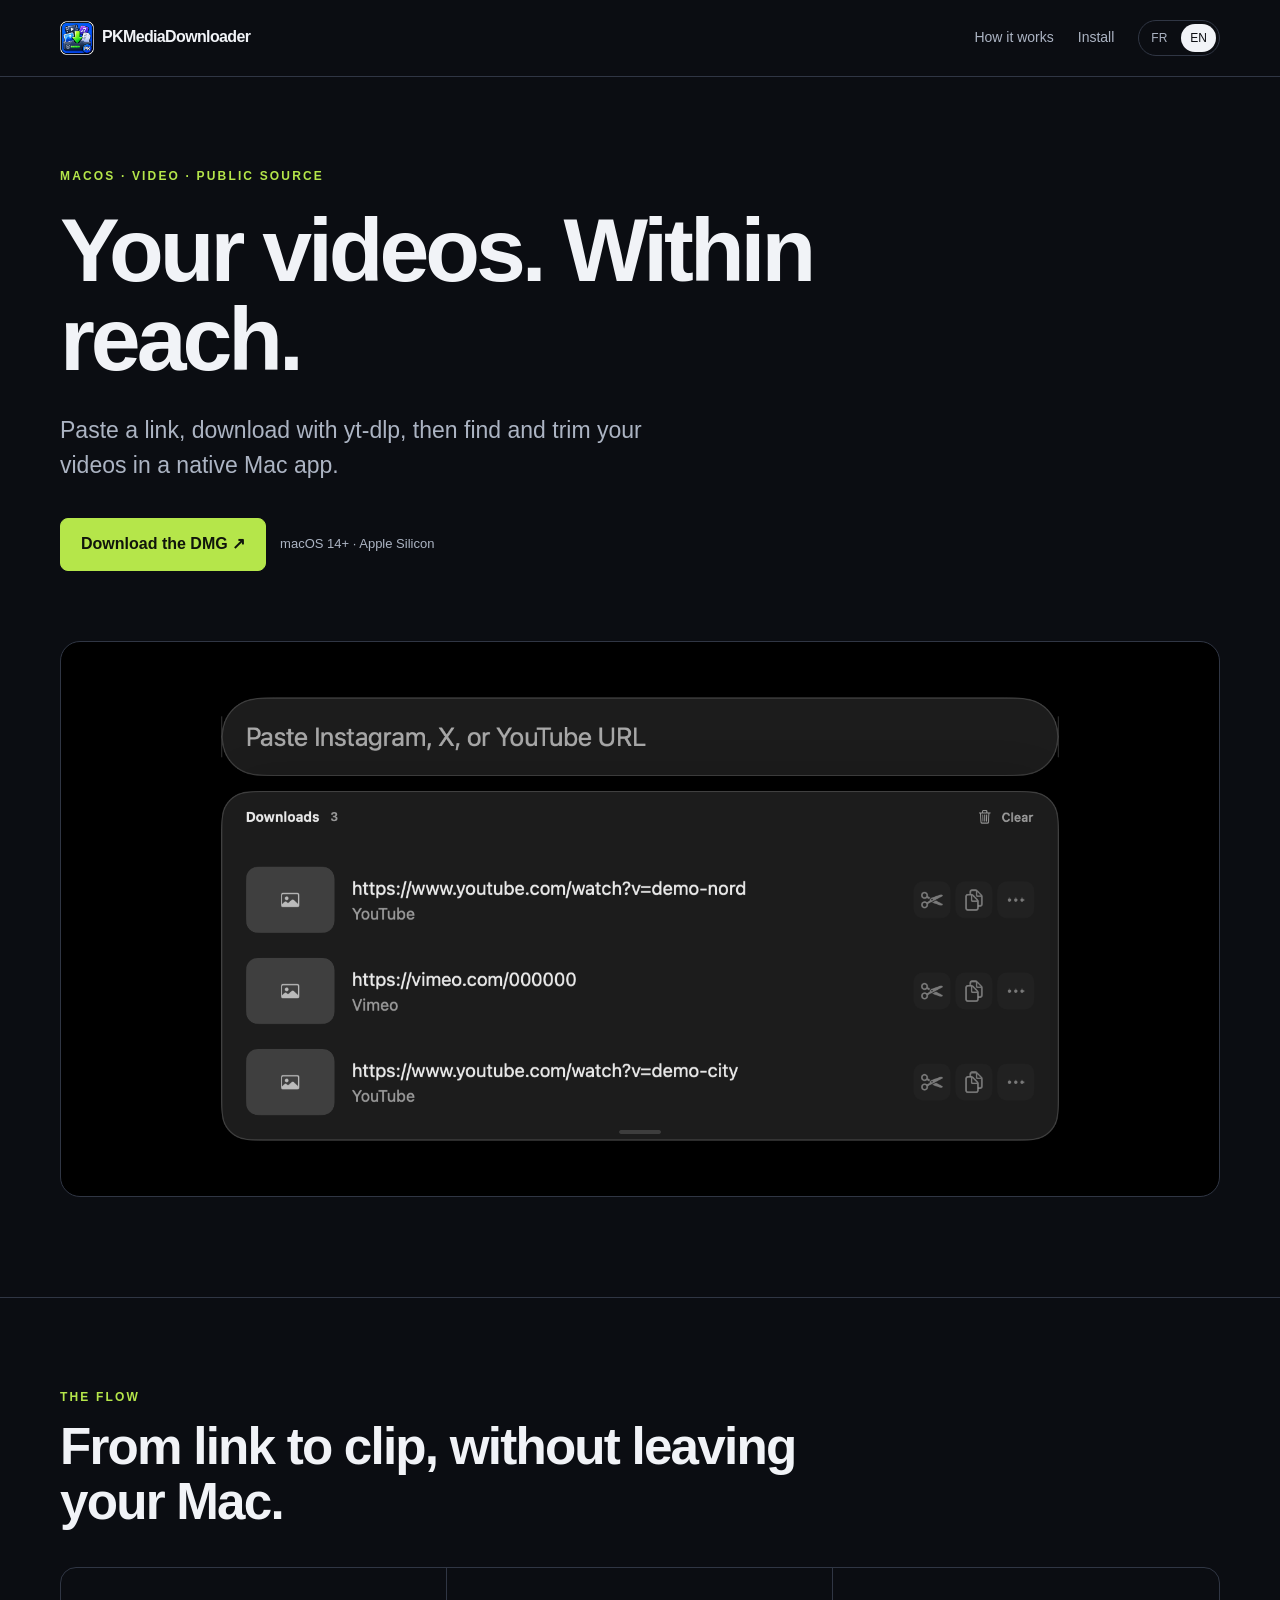
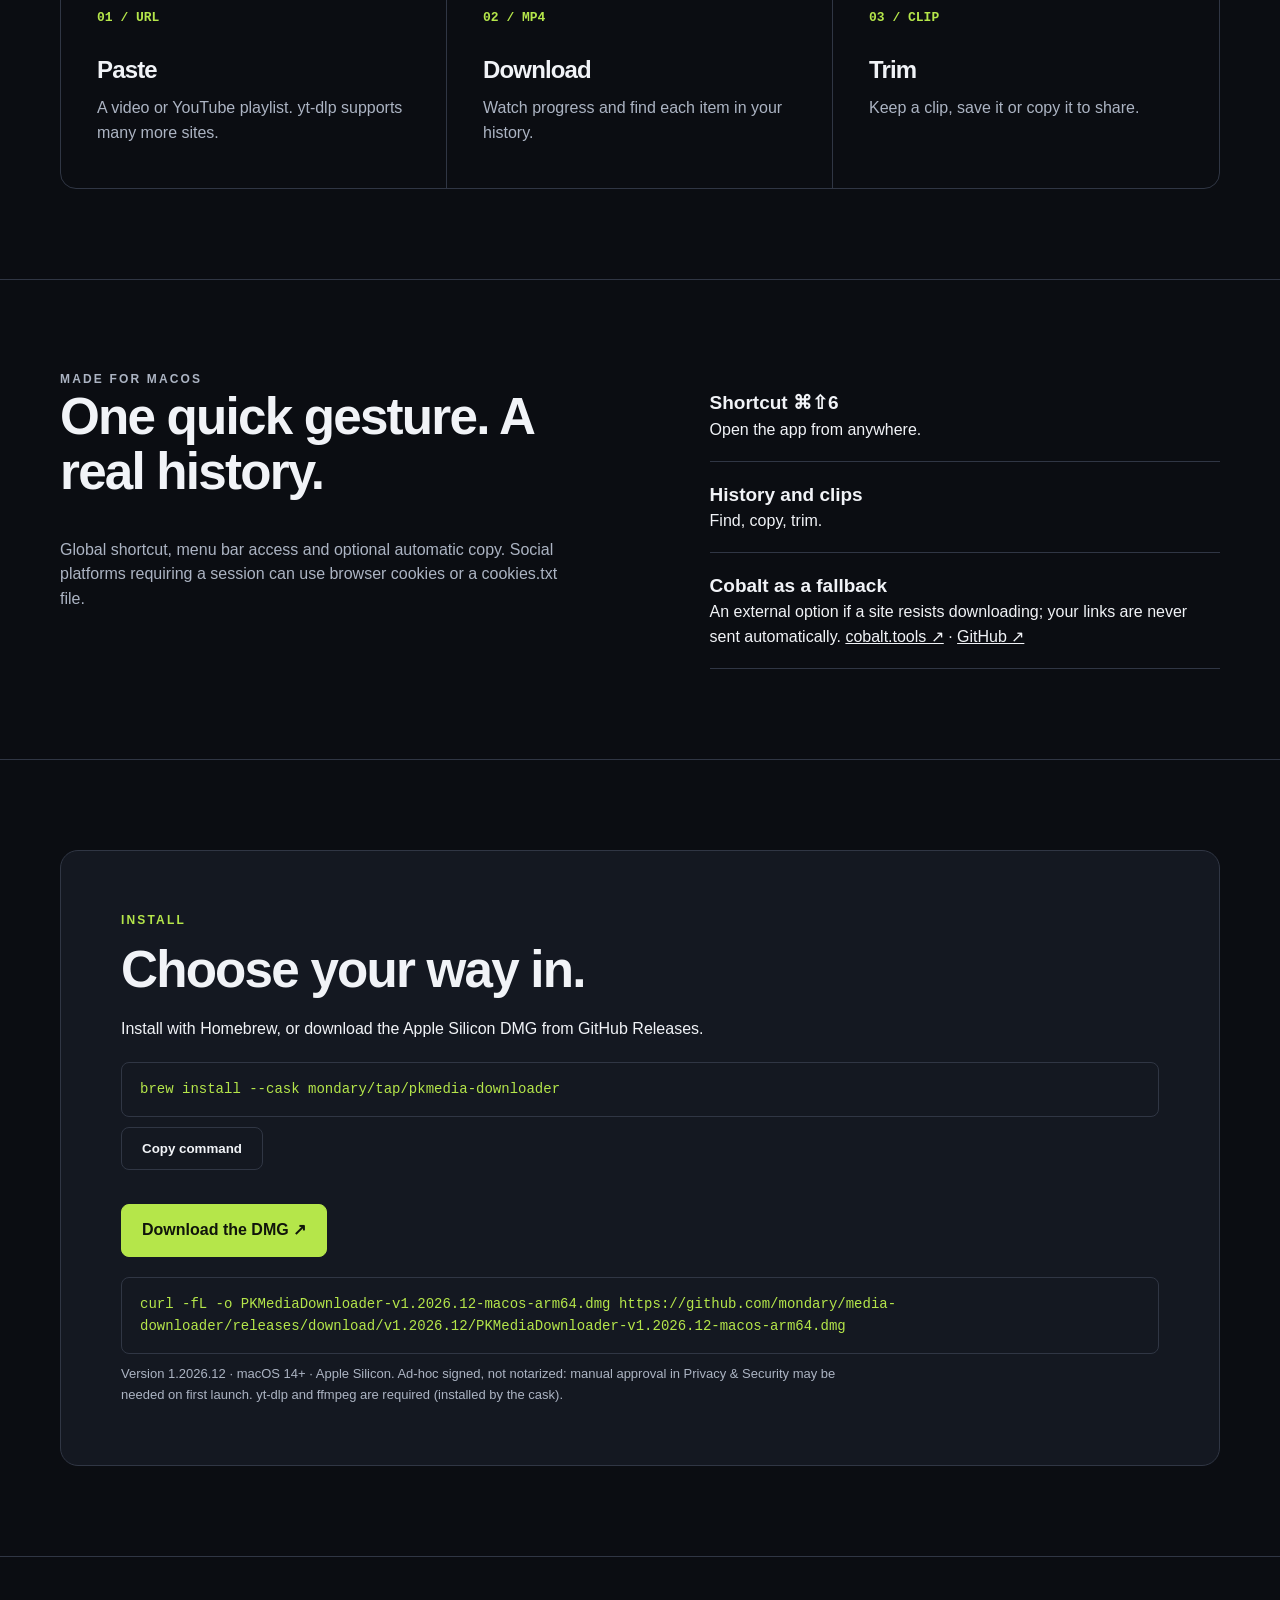
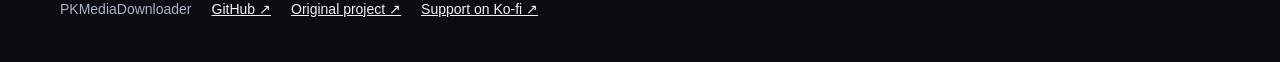
<file: store/index.html>
<!doctype html>
<html lang="fr">
<head>
  <meta charset="utf-8">
  <meta name="viewport" content="width=device-width, initial-scale=1">
  <title>PKMediaDownloader — téléchargez, retrouvez, découpez</title>
  <meta name="description" content="Une app macOS native pour télécharger avec yt-dlp, retrouver ses vidéos et découper un extrait.">
  <meta property="og:title" content="PKMediaDownloader — téléchargez, retrouvez, découpez">
  <meta property="og:description" content="Une app macOS native pour télécharger avec yt-dlp, retrouver ses vidéos et découper un extrait.">
  <meta property="og:image" content="assets/card-1200x630.png">
  <link rel="icon" href="assets/icon.png">
  <script>
    (() => {
      let saved;
      try { saved = localStorage.getItem('pkmd-language'); } catch (_) {}
      const preferred = saved === 'fr' || saved === 'en' ? saved :
        ((navigator.languages && navigator.languages.length ? navigator.languages : [navigator.language])
          .map(value => (value || '').toLowerCase().split('-')[0])
          .find(value => value === 'fr' || value === 'en') || 'fr');
      document.documentElement.lang = preferred;
      if (preferred === 'en') document.documentElement.classList.add('i18n-pending');
    })();
  </script>
  <style>
    :root { color-scheme: dark; --bg:#0b0d12; --panel:#141821; --line:#303644; --text:#f1f3f7; --muted:#acb4c3; --accent:#b5e64a; }
    * { box-sizing:border-box; }
    html { scroll-behavior:smooth; }
    html.i18n-pending body { visibility:hidden; }
    body { margin:0; background:var(--bg); color:var(--text); font:16px/1.55 -apple-system,BlinkMacSystemFont,"Helvetica Neue",sans-serif; }
    a { color:inherit; } a:focus-visible,button:focus-visible { outline:3px solid var(--accent); outline-offset:4px; }
    .wrap { width:min(1160px,calc(100% - 48px)); margin:auto; }
    header { border-bottom:1px solid var(--line); }
    nav { min-height:76px; display:flex; align-items:center; gap:24px; }
    .brand { font-weight:750; letter-spacing:-.04em; text-decoration:none; white-space:nowrap; }
    .brand img { width:34px; height:34px; object-fit:contain; vertical-align:middle; margin-right:8px; }
    nav .spacer { flex:1; } nav .navlink { font-size:14px; color:var(--muted); text-decoration:none; }
    .langs { display:flex; gap:5px; border:1px solid var(--line); border-radius:99px; padding:3px; }
    .langs button { border:0; border-radius:99px; padding:5px 9px; color:var(--muted); background:transparent; cursor:pointer; font:inherit; font-size:12px; }
    .langs button[aria-pressed="true"] { background:var(--text); color:var(--bg); }
    .hero { padding:90px 0 100px; }
    .eyebrow { text-transform:uppercase; letter-spacing:.18em; font-size:12px; font-weight:700; color:var(--accent); }
    h1 { font-size:clamp(52px,7vw,108px); line-height:1; letter-spacing:-.045em; margin:20px 0 28px; max-width:850px; }
    .lead { color:var(--muted); font-size:clamp(18px,2vw,23px); max-width:610px; }
    .hero-art { margin-top:70px; border:1px solid var(--line); border-radius:20px; background:#000; overflow:hidden; }
    .hero-art img { display:block; width:100%; }
    .actions { display:flex; flex-wrap:wrap; gap:14px; align-items:center; margin-top:34px; }
    .button { display:inline-block; border:1px solid var(--accent); background:var(--accent); color:#10150b; border-radius:8px; padding:13px 20px; text-decoration:none; font-weight:700; }
    .button.secondary { background:transparent; color:var(--text); border-color:var(--line); }
    .note { font-size:13px; color:var(--muted); }
    section { padding:90px 0; border-top:1px solid var(--line); }
    h2 { font-size:clamp(32px,4vw,58px); line-height:1.08; letter-spacing:-.035em; margin:12px 0 38px; max-width:780px; }
    .steps { display:grid; grid-template-columns:repeat(3,1fr); gap:0; border:1px solid var(--line); border-radius:16px; overflow:hidden; }
    .step { padding:36px; min-height:220px; border-right:1px solid var(--line); } .step:last-child { border:0; }
    .number { color:var(--accent); font:700 13px ui-monospace,SFMono-Regular,monospace; }
    h3 { font-size:24px; letter-spacing:-.035em; margin:22px 0 8px; } p { margin:0; }
    .step p,.split p { color:var(--muted); }
    .split { display:grid; grid-template-columns:1fr 1fr; gap:12%; align-items:start; }
    .split h2 { margin-top:0; }
    .feature-list { list-style:none; padding:0; margin:0; }
    .feature-list li { padding:18px 0; border-bottom:1px solid var(--line); }
    .feature-list strong { display:block; font-size:19px; }
    .install { background:var(--panel); border:1px solid var(--line); border-radius:18px; padding:clamp(24px,5vw,60px); }
    .install h2 { margin-bottom:20px; } code { display:block; padding:16px 18px; border:1px solid var(--line); border-radius:8px; overflow-x:auto; color:var(--accent); font-size:14px; margin:20px 0 10px; user-select:text; }
    .install .note { max-width:750px; }
    footer { padding:42px 0; border-top:1px solid var(--line); color:var(--muted); font-size:14px; }
    footer .wrap { display:flex; flex-wrap:wrap; gap:20px; } footer a { color:var(--text); }
    @media (max-width:800px) { .split { grid-template-columns:1fr; } .hero { padding:70px 0; } .hero-art { margin-top:48px; } .steps { grid-template-columns:1fr; } .step { border-right:0; border-bottom:1px solid var(--line); min-height:0; } nav .navlink { display:none; } section { padding:65px 0; } }
    @media (max-width:450px) { .wrap { width:calc(100% - 32px); } .brand { font-size:14px; } .brand img { width:28px; height:28px; } h1 { font-size:52px; } }
    @media (prefers-reduced-motion:reduce) { html { scroll-behavior:auto; } }
  </style>
</head>
<body>
  <header><nav class="wrap" aria-label="Navigation principale" data-fr-aria-label="Navigation principale" data-en-aria-label="Main navigation">
    <a class="brand" href="#top"><img src="assets/icon.png" alt="">PKMediaDownloader</a>
    <span class="spacer"></span><a class="navlink" href="#workflow" data-fr="Fonctionnement" data-en="How it works">Fonctionnement</a><a class="navlink" href="#install" data-fr="Installation" data-en="Install">Installation</a>
    <div class="langs" role="group" aria-label="Langue / Language"><button type="button" data-language="fr" aria-pressed="true">FR</button><button type="button" data-language="en" aria-pressed="false">EN</button></div>
  </nav></header>
  <main id="top">
    <div class="wrap hero">
      <div><p class="eyebrow" data-fr="macOS · vidéo · sources publiques" data-en="macOS · video · public source">macOS · vidéo · sources publiques</p>
        <h1 data-fr="Vos vidéos. À portée de main." data-en="Your videos. Within reach.">Vos vidéos. À portée de main.</h1>
        <p class="lead" data-fr="Collez un lien, téléchargez avec yt-dlp, puis retrouvez et découpez vos vidéos dans une app native pour Mac." data-en="Paste a link, download with yt-dlp, then find and trim your videos in a native Mac app.">Collez un lien, téléchargez avec yt-dlp, puis retrouvez et découpez vos vidéos dans une app native pour Mac.</p>
        <div class="actions"><a class="button" href="https://github.com/mondary/media-downloader/releases/download/v1.2026.12/PKMediaDownloader-v1.2026.12-macos-arm64.dmg" data-fr="Télécharger le DMG ↗" data-en="Download the DMG ↗">Télécharger le DMG ↗</a><span class="note">macOS 14+ · Apple Silicon</span></div>
      </div><div class="hero-art"><img src="screenshots/01-app-history.png" alt="Fenêtre de PKMediaDownloader avec trois téléchargements fictifs dans l’historique" data-fr-alt="Fenêtre de PKMediaDownloader avec trois téléchargements fictifs dans l’historique" data-en-alt="PKMediaDownloader window with three fictitious downloads in history"></div>
    </div>
    <section id="workflow"><div class="wrap"><p class="eyebrow" data-fr="Le parcours" data-en="The flow">Le parcours</p><h2 data-fr="Du lien à l’extrait, sans quitter votre Mac." data-en="From link to clip, without leaving your Mac.">Du lien à l’extrait, sans quitter votre Mac.</h2>
      <div class="steps"><div class="step"><span class="number">01 / URL</span><h3 data-fr="Collez" data-en="Paste">Collez</h3><p data-fr="Une vidéo ou une playlist YouTube. yt-dlp prend en charge de nombreux autres sites." data-en="A video or YouTube playlist. yt-dlp supports many more sites.">Une vidéo ou une playlist YouTube. yt-dlp prend en charge de nombreux autres sites.</p></div>
      <div class="step"><span class="number">02 / MP4</span><h3 data-fr="Téléchargez" data-en="Download">Téléchargez</h3><p data-fr="Suivez la progression et retrouvez chaque élément dans l’historique." data-en="Watch progress and find each item in your history.">Suivez la progression et retrouvez chaque élément dans l’historique.</p></div>
      <div class="step"><span class="number">03 / CLIP</span><h3 data-fr="Découpez" data-en="Trim">Découpez</h3><p data-fr="Gardez un extrait, enregistrez-le ou copiez-le pour le partager." data-en="Keep a clip, save it or copy it to share.">Gardez un extrait, enregistrez-le ou copiez-le pour le partager.</p></div></div>
    </div></section>
    <section><div class="wrap split"><div><p class="eyebrow" data-fr="Pensé pour macOS" data-en="Made for macOS">Pensé pour macOS</p><h2 data-fr="Un geste rapide. Un vrai historique." data-en="One quick gesture. A real history.">Un geste rapide. Un vrai historique.</h2><p data-fr="Raccourci global, accès dans la barre des menus et copie automatique optionnelle. Les réseaux sociaux nécessitant une session peuvent utiliser les cookies du navigateur ou un fichier cookies.txt." data-en="Global shortcut, menu bar access and optional automatic copy. Social platforms requiring a session can use browser cookies or a cookies.txt file.">Raccourci global, accès dans la barre des menus et copie automatique optionnelle. Les réseaux sociaux nécessitant une session peuvent utiliser les cookies du navigateur ou un fichier cookies.txt.</p></div>
      <ul class="feature-list"><li><strong data-fr="Raccourci ⌘⇧6" data-en="Shortcut ⌘⇧6">Raccourci ⌘⇧6</strong><span data-fr="L’app depuis n’importe où." data-en="Open the app from anywhere.">L’app depuis n’importe où.</span></li><li><strong data-fr="Historique et extraits" data-en="History and clips">Historique et extraits</strong><span data-fr="Retrouver, copier, couper." data-en="Find, copy, trim.">Retrouver, copier, couper.</span></li><li><strong data-fr="Cobalt en secours" data-en="Cobalt as a fallback">Cobalt en secours</strong><span data-fr="Un lien externe si un site résiste au téléchargement ; aucun transfert automatique de vos liens." data-en="An external option if a site resists downloading; your links are never sent automatically.">Un lien externe si un site résiste au téléchargement ; aucun transfert automatique de vos liens.</span> <a href="https://cobalt.tools/" target="_blank" rel="noopener noreferrer">cobalt.tools ↗</a> · <a href="https://github.com/imputnet/cobalt" target="_blank" rel="noopener noreferrer">GitHub ↗</a></li></ul>
    </div></section>
    <section id="install"><div class="wrap install"><p class="eyebrow" data-fr="Installer" data-en="Install">Installer</p><h2 data-fr="À vous de choisir." data-en="Choose your way in.">À vous de choisir.</h2><p data-fr="Installez avec Homebrew, ou téléchargez le DMG Apple Silicon depuis la release GitHub." data-en="Install with Homebrew, or download the Apple Silicon DMG from GitHub Releases.">Installez avec Homebrew, ou téléchargez le DMG Apple Silicon depuis la release GitHub.</p><code id="brew-command">brew install --cask mondary/tap/pkmedia-downloader</code><button type="button" class="button secondary" id="copy-brew" data-fr="Copier la commande" data-en="Copy command">Copier la commande</button><div class="actions"><a class="button" href="https://github.com/mondary/media-downloader/releases/download/v1.2026.12/PKMediaDownloader-v1.2026.12-macos-arm64.dmg" data-fr="Télécharger le DMG ↗" data-en="Download the DMG ↗">Télécharger le DMG ↗</a></div><code>curl -fL -o PKMediaDownloader-v1.2026.12-macos-arm64.dmg https://github.com/mondary/media-downloader/releases/download/v1.2026.12/PKMediaDownloader-v1.2026.12-macos-arm64.dmg</code><p class="note" data-fr="Version 1.2026.12 · macOS 14+ · Apple Silicon. DMG signé ad hoc, non notarisé : une autorisation manuelle dans Confidentialité et sécurité peut être nécessaire au premier lancement. yt-dlp et ffmpeg sont requis (installés par le cask)." data-en="Version 1.2026.12 · macOS 14+ · Apple Silicon. Ad-hoc signed, not notarized: manual approval in Privacy & Security may be needed on first launch. yt-dlp and ffmpeg are required (installed by the cask).">Version 1.2026.12 · macOS 14+ · Apple Silicon. DMG signé ad hoc, non notarisé : une autorisation manuelle dans Confidentialité et sécurité peut être nécessaire au premier lancement. yt-dlp et ffmpeg sont requis (installés par le cask).</p></div></section>
  </main>
  <footer><div class="wrap"><span>PKMediaDownloader</span><a href="https://github.com/mondary/media-downloader">GitHub ↗</a><a href="https://github.com/pixel-point/media-downloader" data-fr="Projet original ↗" data-en="Original project ↗">Projet original ↗</a><a href="https://ko-fi.com/pouark" data-fr="Soutenir sur Ko-fi ↗" data-en="Support on Ko-fi ↗">Soutenir sur Ko-fi ↗</a></div></footer>
  <script>
    (() => {
      const meta = {
        fr: {title:'PKMediaDownloader — téléchargez, retrouvez, découpez',description:'Une app macOS native pour télécharger avec yt-dlp, retrouver ses vidéos et découper un extrait.'},
        en: {title:'PKMediaDownloader — download, find, trim',description:'A native macOS app to download with yt-dlp, find your videos and trim a clip.'}
      };
      function apply(language, remember) {
        document.querySelectorAll('[data-fr]').forEach(node => { node.textContent = node.dataset[language]; });
        document.querySelectorAll('[data-fr-alt]').forEach(node => { node.alt = node.dataset[language + 'Alt']; });
        document.querySelectorAll('[data-fr-aria-label]').forEach(node => { node.setAttribute('aria-label', node.dataset[language + 'AriaLabel']); });
        document.querySelectorAll('[data-language]').forEach(node => { node.setAttribute('aria-pressed', String(node.dataset.language === language)); });
        document.title = meta[language].title;
        document.querySelector('meta[name="description"]').content = meta[language].description;
        document.querySelector('meta[property="og:title"]').content = meta[language].title;
        document.querySelector('meta[property="og:description"]').content = meta[language].description;
        document.documentElement.lang = language;
        document.documentElement.classList.remove('i18n-pending');
        if (remember) { try { localStorage.setItem('pkmd-language', language); } catch (_) {} }
      }
      apply(document.documentElement.lang === 'en' ? 'en' : 'fr', false);
      document.querySelectorAll('[data-language]').forEach(node => node.addEventListener('click', () => apply(node.dataset.language, true)));
      document.getElementById('copy-brew').addEventListener('click', async () => {
        try {
          await navigator.clipboard.writeText(document.getElementById('brew-command').textContent);
          const button = document.getElementById('copy-brew');
          button.textContent = document.documentElement.lang === 'en' ? 'Copied' : 'Copié';
          setTimeout(() => { button.textContent = button.dataset[document.documentElement.lang]; }, 1600);
        } catch (_) {
          document.getElementById('brew-command').focus();
        }
      });
    })();
  </script>
</body>
</html>
</file>
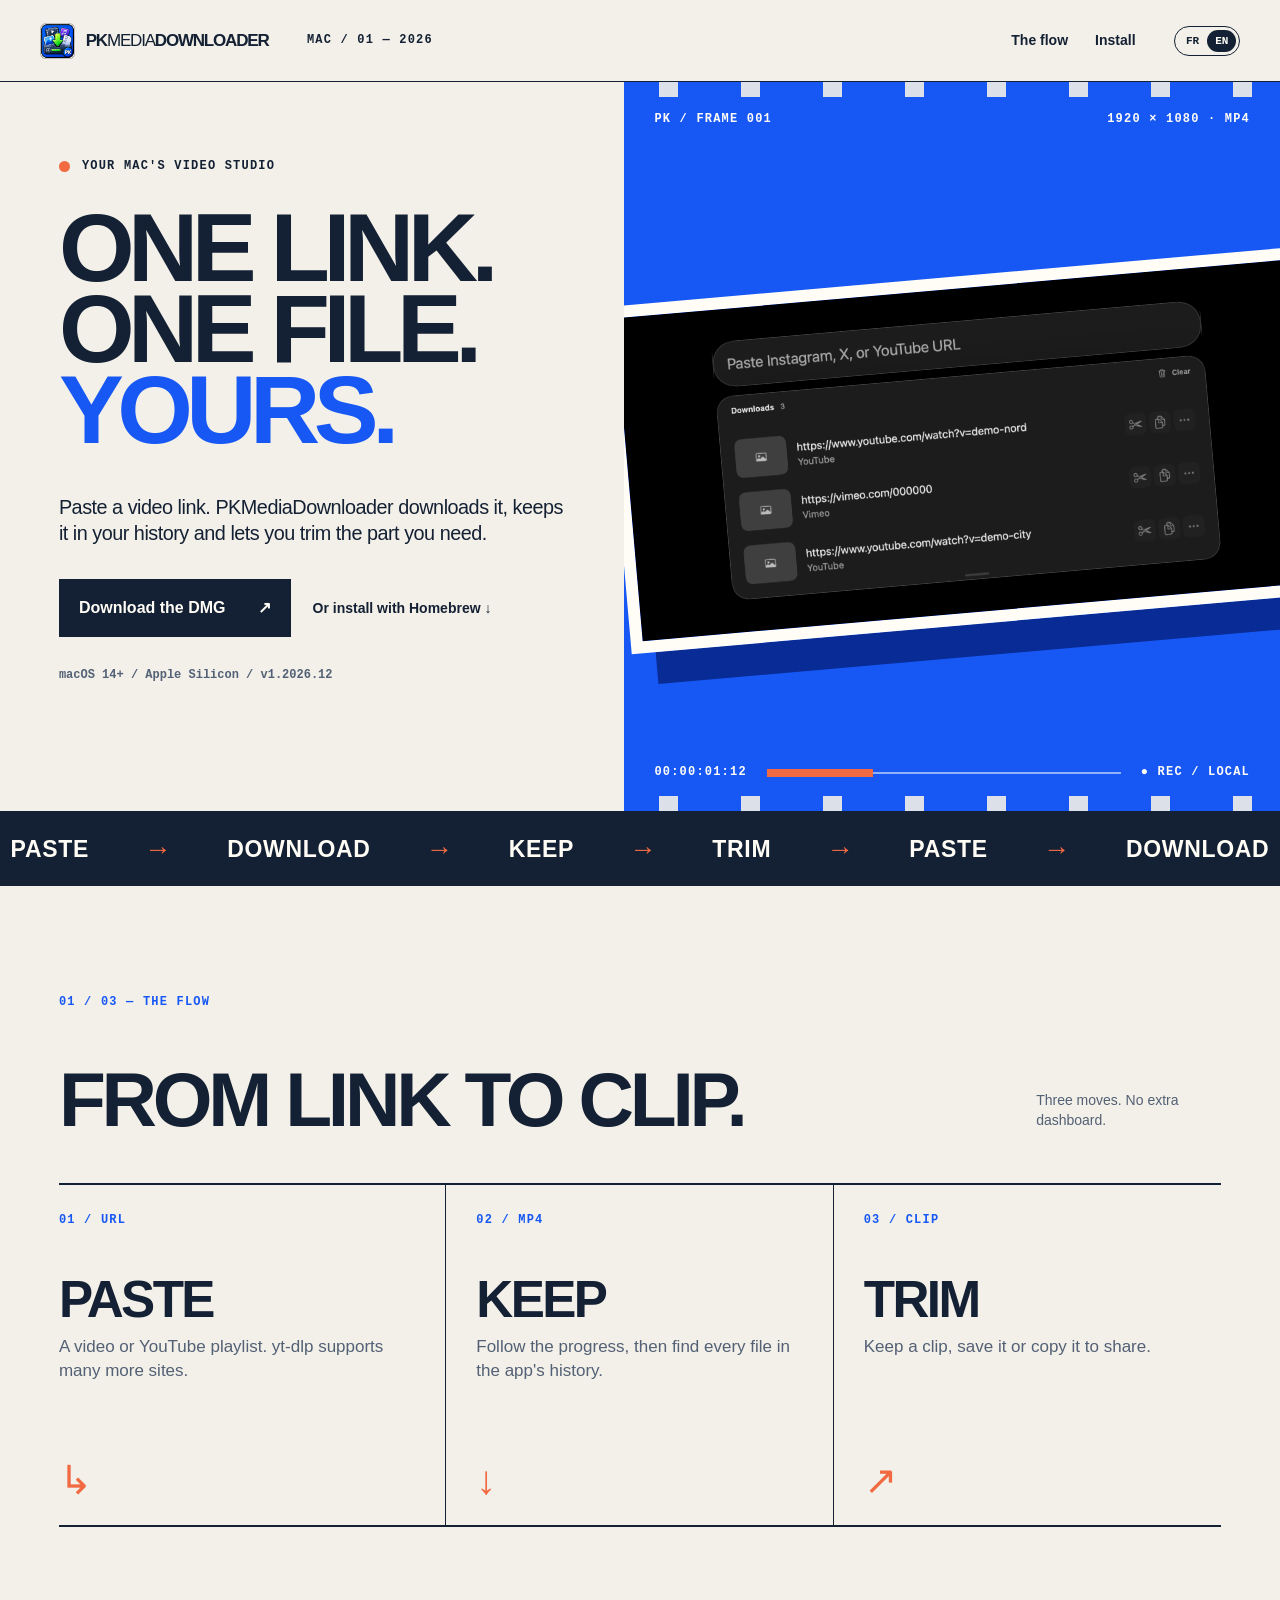
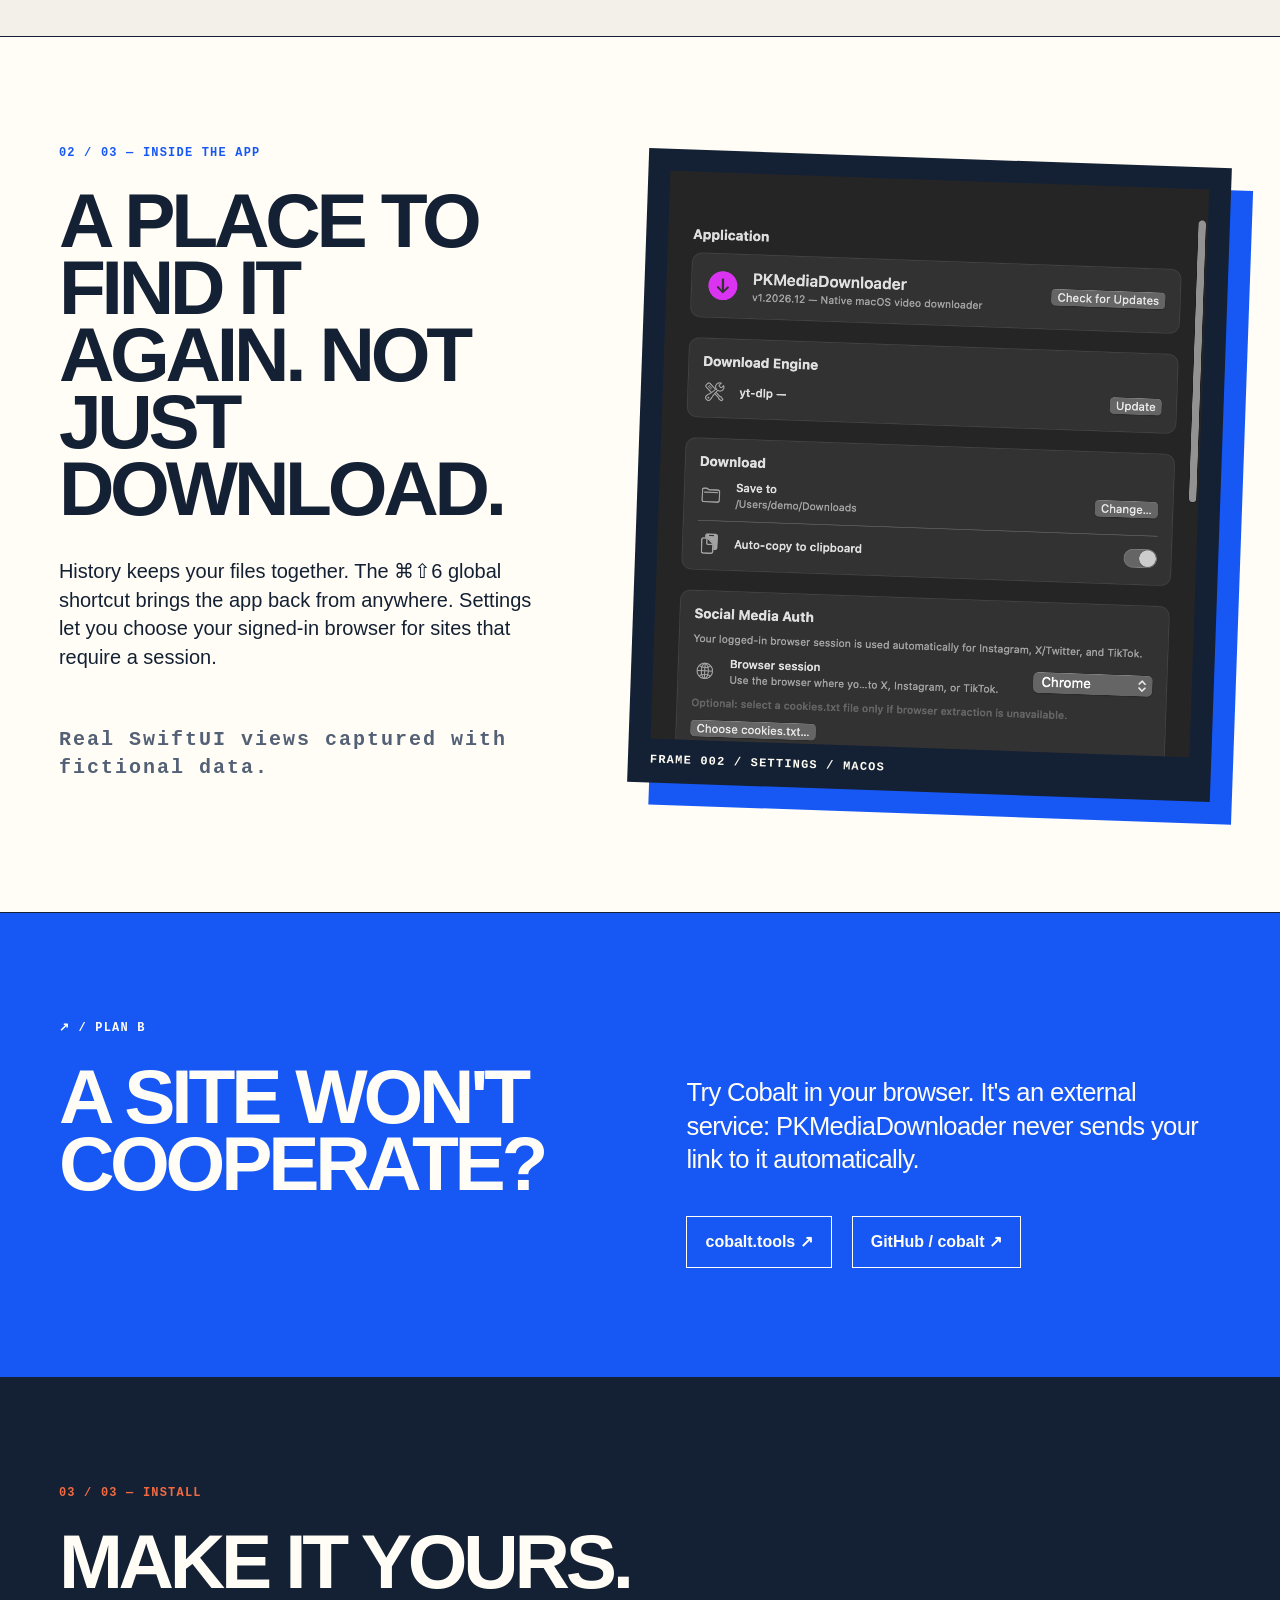
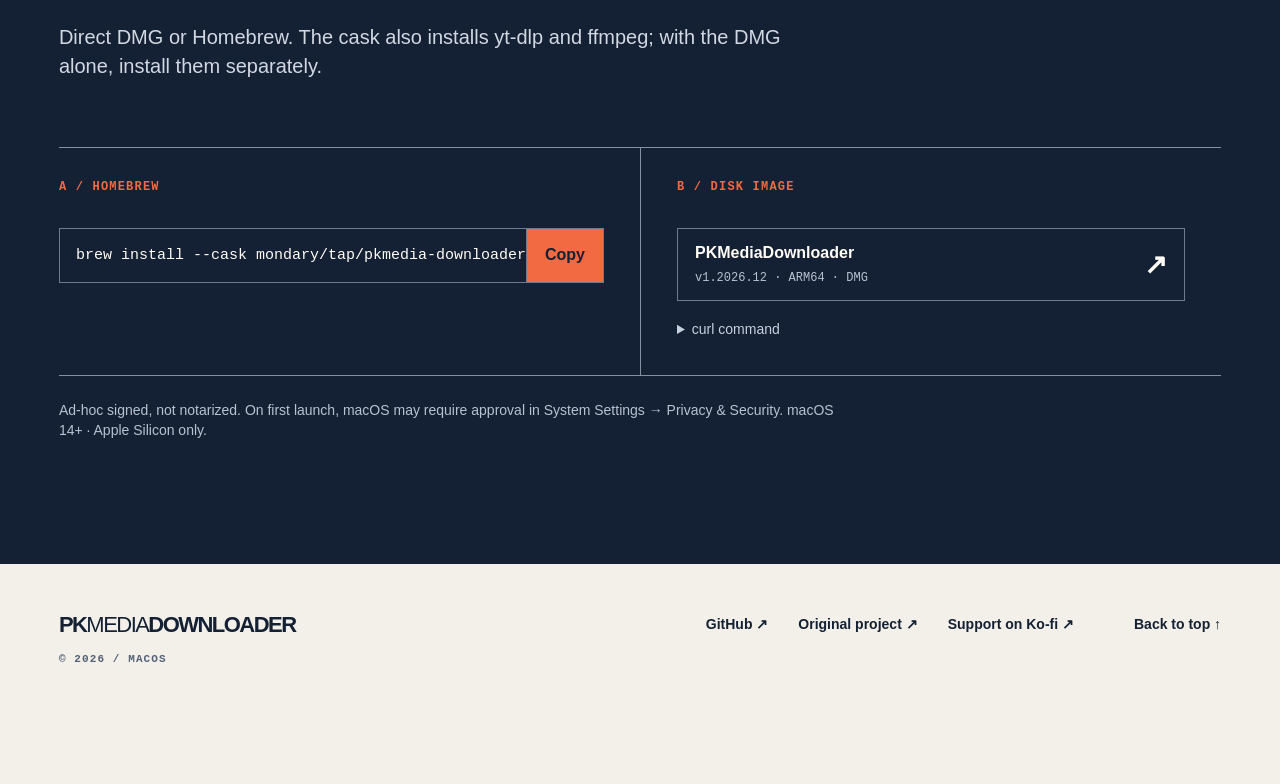
<file: store/v2/index.html>
<!doctype html>
<html lang="fr">
<head>
  <meta charset="utf-8">
  <meta name="viewport" content="width=device-width, initial-scale=1">
  <meta name="theme-color" content="#f2f0e8">
  <title>PKMediaDownloader — un lien, un fichier, à vous.</title>
  <meta name="description" content="Téléchargez avec yt-dlp, retrouvez vos vidéos et découpez un extrait dans une app macOS native.">
  <meta property="og:type" content="website">
  <meta property="og:title" content="PKMediaDownloader — un lien, un fichier, à vous.">
  <meta property="og:description" content="Téléchargez avec yt-dlp, retrouvez vos vidéos et découpez un extrait dans une app macOS native.">
  <meta property="og:image" content="assets/social-card.png">
  <link rel="icon" href="assets/icon.png">
  <link rel="stylesheet" href="style.css">
  <script>
    (() => {
      let saved;
      try { saved = localStorage.getItem('pkmd-v2-language'); } catch (_) {}
      const preferences = navigator.languages?.length ? navigator.languages : [navigator.language];
      const language = saved === 'fr' || saved === 'en' ? saved :
        (preferences.map(value => (value || '').toLowerCase().split('-')[0])
          .find(value => value === 'fr' || value === 'en') || 'fr');
      document.documentElement.lang = language;
      if (language === 'en') document.documentElement.classList.add('i18n-pending');
    })();
  </script>
</head>
<body>
  <a class="skip" href="#main" data-fr="Aller au contenu" data-en="Skip to content">Aller au contenu</a>
  <header class="masthead">
    <a href="#top" class="wordmark" aria-label="PKMediaDownloader — accueil" data-fr-aria-label="PKMediaDownloader — accueil" data-en-aria-label="PKMediaDownloader — home">
      <img src="assets/icon.png" alt="" width="36" height="36"><span>PK<span class="wordmark-light">MEDIA</span>DOWNLOADER</span>
    </a>
    <span class="edition" aria-hidden="true">MAC / 01 — 2026</span>
    <nav aria-label="Navigation principale" data-fr-aria-label="Navigation principale" data-en-aria-label="Main navigation">
      <a href="#how" data-fr="Le parcours" data-en="The flow">Le parcours</a>
      <a href="#install" data-fr="Installer" data-en="Install">Installer</a>
    </nav>
    <div class="language" role="group" aria-label="Langue / Language">
      <button type="button" data-language="fr" aria-pressed="true">FR</button>
      <button type="button" data-language="en" aria-pressed="false">EN</button>
    </div>
  </header>

  <main id="main">
    <section class="hero" id="top" aria-labelledby="hero-title">
      <div class="hero-copy">
        <p class="eyebrow"><span class="record-dot" aria-hidden="true"></span><span data-fr="LE STUDIO VIDÉO DE VOTRE MAC" data-en="YOUR MAC'S VIDEO STUDIO">LE STUDIO VIDÉO DE VOTRE MAC</span></p>
        <h1 id="hero-title"><span data-fr="UN LIEN." data-en="ONE LINK.">UN LIEN.</span><span data-fr="UN FICHIER." data-en="ONE FILE.">UN FICHIER.</span><em data-fr="À VOUS." data-en="YOURS.">À VOUS.</em></h1>
        <p class="intro" data-fr="Collez l’adresse d’une vidéo. PKMediaDownloader la télécharge, la garde dans votre historique et vous laisse en découper l’essentiel." data-en="Paste a video link. PKMediaDownloader downloads it, keeps it in your history and lets you trim the part you need.">Collez l’adresse d’une vidéo. PKMediaDownloader la télécharge, la garde dans votre historique et vous laisse en découper l’essentiel.</p>
        <div class="hero-actions">
          <a class="primary-action" href="https://github.com/mondary/media-downloader/releases/download/v1.2026.12/PKMediaDownloader-v1.2026.12-macos-arm64.dmg"><span data-fr="Télécharger le DMG" data-en="Download the DMG">Télécharger le DMG</span><span aria-hidden="true">↗</span></a>
          <a class="text-action" href="#install" data-fr="Ou installer avec Homebrew ↓" data-en="Or install with Homebrew ↓">Ou installer avec Homebrew ↓</a>
        </div>
        <p class="hero-meta" data-fr="macOS 14+ / Apple Silicon / v1.2026.12" data-en="macOS 14+ / Apple Silicon / v1.2026.12">macOS 14+ / Apple Silicon / v1.2026.12</p>
      </div>
      <div class="hero-stage" aria-label="Aperçu de l’application" data-fr-aria-label="Aperçu de l’application" data-en-aria-label="App preview">
        <div class="stage-top" aria-hidden="true"><span>PK / FRAME 001</span><span>1920 × 1080 · MP4</span></div>
        <div class="stage-window"><img src="assets/app-history.png" width="1880" height="900" alt="Fenêtre native montrant trois téléchargements fictifs dans l’historique" data-fr-alt="Fenêtre native montrant trois téléchargements fictifs dans l’historique" data-en-alt="Native app window showing three fictional downloads in history" fetchpriority="high"></div>
        <div class="stage-bottom" aria-hidden="true"><span>00:00:01:12</span><span class="stage-track"><i></i></span><span>● REC / LOCAL</span></div>
      </div>
    </section>

    <div class="transport" aria-hidden="true"><span>PASTE</span><b>→</b><span>DOWNLOAD</span><b>→</b><span>KEEP</span><b>→</b><span>TRIM</span><b>→</b><span>PASTE</span><b>→</b><span>DOWNLOAD</span></div>

    <section class="flow section-shell" id="how" aria-labelledby="flow-title">
      <div class="section-heading"><p class="index">01 / 03 — <span data-fr="LE PARCOURS" data-en="THE FLOW">LE PARCOURS</span></p><h2 id="flow-title" data-fr="Du lien à l’extrait." data-en="From link to clip.">Du lien à l’extrait.</h2><p class="section-aside" data-fr="Trois gestes. Aucun faux tableau de bord." data-en="Three moves. No extra dashboard.">Trois gestes. Aucun faux tableau de bord.</p></div>
      <div class="flow-grid">
        <article><span class="step-number">01 / URL</span><h3 data-fr="COLLER" data-en="PASTE">COLLER</h3><p data-fr="Une vidéo ou une playlist YouTube. yt-dlp prend en charge de nombreux autres sites." data-en="A video or YouTube playlist. yt-dlp supports many more sites.">Une vidéo ou une playlist YouTube. yt-dlp prend en charge de nombreux autres sites.</p><span class="step-glyph" aria-hidden="true">↳</span></article>
        <article><span class="step-number">02 / MP4</span><h3 data-fr="GARDER" data-en="KEEP">GARDER</h3><p data-fr="Suivez la progression, puis retrouvez chaque fichier dans l’historique de l’app." data-en="Follow the progress, then find every file in the app's history.">Suivez la progression, puis retrouvez chaque fichier dans l’historique de l’app.</p><span class="step-glyph" aria-hidden="true">↓</span></article>
        <article><span class="step-number">03 / CLIP</span><h3 data-fr="DÉCOUPER" data-en="TRIM">DÉCOUPER</h3><p data-fr="Gardez un extrait, enregistrez-le ou copiez-le pour le partager." data-en="Keep a clip, save it or copy it to share.">Gardez un extrait, enregistrez-le ou copiez-le pour le partager.</p><span class="step-glyph" aria-hidden="true">↗</span></article>
      </div>
    </section>

    <section class="proof section-shell" aria-labelledby="proof-title">
      <div class="proof-copy"><p class="index">02 / 03 — <span data-fr="DANS L’APP" data-en="INSIDE THE APP">DANS L’APP</span></p><h2 id="proof-title" data-fr="Un espace pour retrouver. Pas juste télécharger." data-en="A place to find it again. Not just download.">Un espace pour retrouver. Pas juste télécharger.</h2><p data-fr="L’historique rassemble vos fichiers. Le raccourci global ⌘⇧6 rappelle l’app de partout. Les réglages vous laissent choisir le navigateur connecté pour les sites qui demandent une session." data-en="History keeps your files together. The ⌘⇧6 global shortcut brings the app back from anywhere. Settings let you choose your signed-in browser for sites that require a session.">L’historique rassemble vos fichiers. Le raccourci global ⌘⇧6 rappelle l’app de partout. Les réglages vous laissent choisir le navigateur connecté pour les sites qui demandent une session.</p><p class="caption" data-fr="Captures des vues SwiftUI réelles, avec données fictives." data-en="Real SwiftUI views captured with fictional data.">Captures des vues SwiftUI réelles, avec données fictives.</p></div>
      <figure class="settings-frame"><img src="assets/settings.png" width="1040" height="1096" loading="lazy" alt="Réglages de PKMediaDownloader avec préférences fictives" data-fr-alt="Réglages de PKMediaDownloader avec préférences fictives" data-en-alt="PKMediaDownloader settings with fictional preferences"><figcaption>FRAME 002 / SETTINGS / MACOS</figcaption></figure>
    </section>

    <section class="fallback section-shell" aria-labelledby="fallback-title"><div><p class="index">↗ / <span data-fr="PLAN B" data-en="PLAN B">PLAN B</span></p><h2 id="fallback-title" data-fr="Un site résiste ?" data-en="A site won't cooperate?">Un site résiste ?</h2></div><div><p data-fr="Essayez Cobalt dans votre navigateur. C’est un service externe : PKMediaDownloader ne lui envoie jamais votre lien automatiquement." data-en="Try Cobalt in your browser. It's an external service: PKMediaDownloader never sends your link to it automatically.">Essayez Cobalt dans votre navigateur. C’est un service externe : PKMediaDownloader ne lui envoie jamais votre lien automatiquement.</p><div class="fallback-links"><a href="https://cobalt.tools/" target="_blank" rel="noopener noreferrer">cobalt.tools ↗</a><a href="https://github.com/imputnet/cobalt" target="_blank" rel="noopener noreferrer">GitHub / cobalt ↗</a></div></div></section>

    <section class="install section-shell" id="install" aria-labelledby="install-title"><div class="install-head"><p class="index">03 / 03 — <span data-fr="INSTALLER" data-en="INSTALL">INSTALLER</span></p><h2 id="install-title" data-fr="À vous de jouer." data-en="Make it yours.">À vous de jouer.</h2><p data-fr="DMG direct ou Homebrew. Le cask installe aussi yt-dlp et ffmpeg ; avec le DMG seul, installez-les séparément." data-en="Direct DMG or Homebrew. The cask also installs yt-dlp and ffmpeg; with the DMG alone, install them separately.">DMG direct ou Homebrew. Le cask installe aussi yt-dlp et ffmpeg ; avec le DMG seul, installez-les séparément.</p></div><div class="install-options"><div class="install-option"><span class="option-label">A / HOMEBREW</span><div class="command-line"><code id="brew-command">brew install --cask mondary/tap/pkmedia-downloader</code><button type="button" id="copy-brew" data-fr-aria-label="Copier la commande Homebrew" data-en-aria-label="Copy Homebrew command" aria-label="Copier la commande Homebrew"><span data-fr="Copier" data-en="Copy">Copier</span></button></div><p class="copy-status" id="copy-status" role="status" aria-live="polite"></p></div><div class="install-option"><span class="option-label">B / DISK IMAGE</span><a class="download-row" href="https://github.com/mondary/media-downloader/releases/download/v1.2026.12/PKMediaDownloader-v1.2026.12-macos-arm64.dmg"><span>PKMediaDownloader<br><small>v1.2026.12 · ARM64 · DMG</small></span><span aria-hidden="true">↗</span></a><details><summary data-fr="Commande curl" data-en="curl command">Commande curl</summary><code class="curl-command">curl -fL -o PKMediaDownloader-v1.2026.12-macos-arm64.dmg https://github.com/mondary/media-downloader/releases/download/v1.2026.12/PKMediaDownloader-v1.2026.12-macos-arm64.dmg</code></details></div></div><p class="install-note" data-fr="Signé ad hoc, non notarisé. Au premier lancement, macOS peut demander une autorisation dans Réglages système → Confidentialité et sécurité. macOS 14+ · Apple Silicon uniquement." data-en="Ad-hoc signed, not notarized. On first launch, macOS may require approval in System Settings → Privacy & Security. macOS 14+ · Apple Silicon only.">Signé ad hoc, non notarisé. Au premier lancement, macOS peut demander une autorisation dans Réglages système → Confidentialité et sécurité. macOS 14+ · Apple Silicon uniquement.</p></section>
  </main>

  <footer class="footer"><div class="footer-mark">PK<span>MEDIA</span>DOWNLOADER<small>© 2026 / MACOS</small></div><div class="footer-links"><a href="https://github.com/mondary/media-downloader">GitHub ↗</a><a href="https://github.com/pixel-point/media-downloader" data-fr="Projet original ↗" data-en="Original project ↗">Projet original ↗</a><a href="https://ko-fi.com/pouark" data-fr="Soutenir sur Ko-fi ↗" data-en="Support on Ko-fi ↗">Soutenir sur Ko-fi ↗</a></div><a class="back-top" href="#top" data-fr="Retour en haut ↑" data-en="Back to top ↑">Retour en haut ↑</a></footer>
  <script>
    (() => {
      const meta = {
        fr: {title:'PKMediaDownloader — un lien, un fichier, à vous.', description:'Téléchargez avec yt-dlp, retrouvez vos vidéos et découpez un extrait dans une app macOS native.'},
        en: {title:'PKMediaDownloader — one link, one file, yours.', description:'Download with yt-dlp, find your videos and trim a clip in a native macOS app.'}
      };
      function apply(lang, remember) {
        document.querySelectorAll('[data-fr]').forEach(el => { el.textContent = el.dataset[lang]; });
        document.querySelectorAll('[data-fr-alt]').forEach(el => { el.alt = el.dataset[lang + 'Alt']; });
        document.querySelectorAll('[data-fr-aria-label]').forEach(el => { el.setAttribute('aria-label', el.dataset[lang + 'AriaLabel']); });
        document.querySelectorAll('[data-language]').forEach(el => { el.setAttribute('aria-pressed', String(el.dataset.language === lang)); });
        document.title = meta[lang].title;
        document.querySelector('meta[name="description"]').content = meta[lang].description;
        document.querySelector('meta[property="og:title"]').content = meta[lang].title;
        document.querySelector('meta[property="og:description"]').content = meta[lang].description;
        const status = document.getElementById('copy-status');
        if (status.dataset.state === 'copied') status.textContent = lang === 'en' ? 'Command copied.' : 'Commande copiée.';
        if (status.dataset.state === 'failed') status.textContent = lang === 'en' ? 'Select the command above to copy it.' : 'Sélectionnez la commande ci-dessus pour la copier.';
        document.documentElement.lang = lang;
        document.documentElement.classList.remove('i18n-pending');
        if (remember) { try { localStorage.setItem('pkmd-v2-language', lang); } catch (_) {} }
      }
      apply(document.documentElement.lang === 'en' ? 'en' : 'fr', false);
      document.querySelectorAll('[data-language]').forEach(el => el.addEventListener('click', () => apply(el.dataset.language, true)));
      document.getElementById('copy-brew').addEventListener('click', async () => {
        const text = document.getElementById('brew-command').textContent;
        let copied = false;
        try { await navigator.clipboard.writeText(text); copied = true; } catch (_) {}
        if (!copied) {
          const selection = window.getSelection();
          const range = document.createRange();
          range.selectNodeContents(document.getElementById('brew-command'));
          selection.removeAllRanges(); selection.addRange(range);
          try { copied = document.execCommand('copy'); } catch (_) {}
          selection.removeAllRanges();
        }
        const status = document.getElementById('copy-status');
        status.dataset.state = copied ? 'copied' : 'failed';
        status.textContent = copied ? (document.documentElement.lang === 'en' ? 'Command copied.' : 'Commande copiée.') : (document.documentElement.lang === 'en' ? 'Select the command above to copy it.' : 'Sélectionnez la commande ci-dessus pour la copier.');
      });
    })();
  </script>
</body>
</html>
</file>
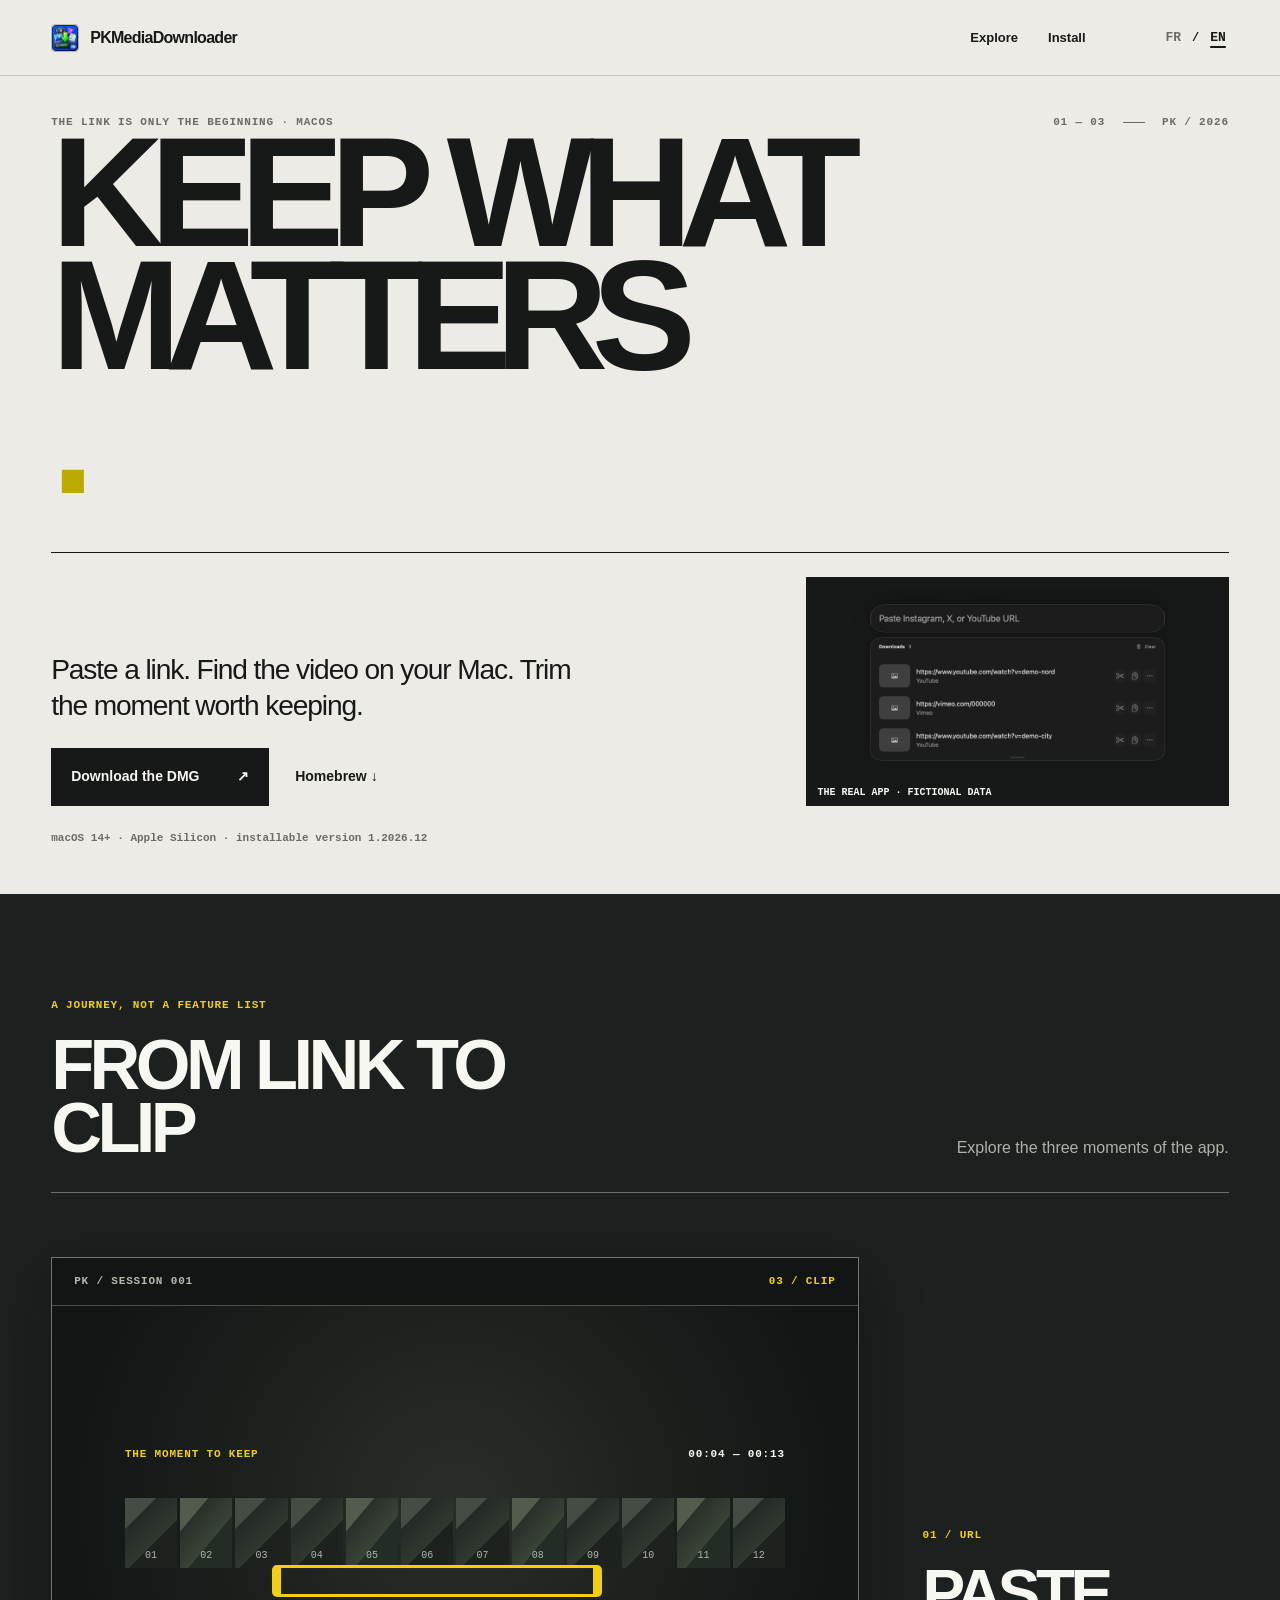
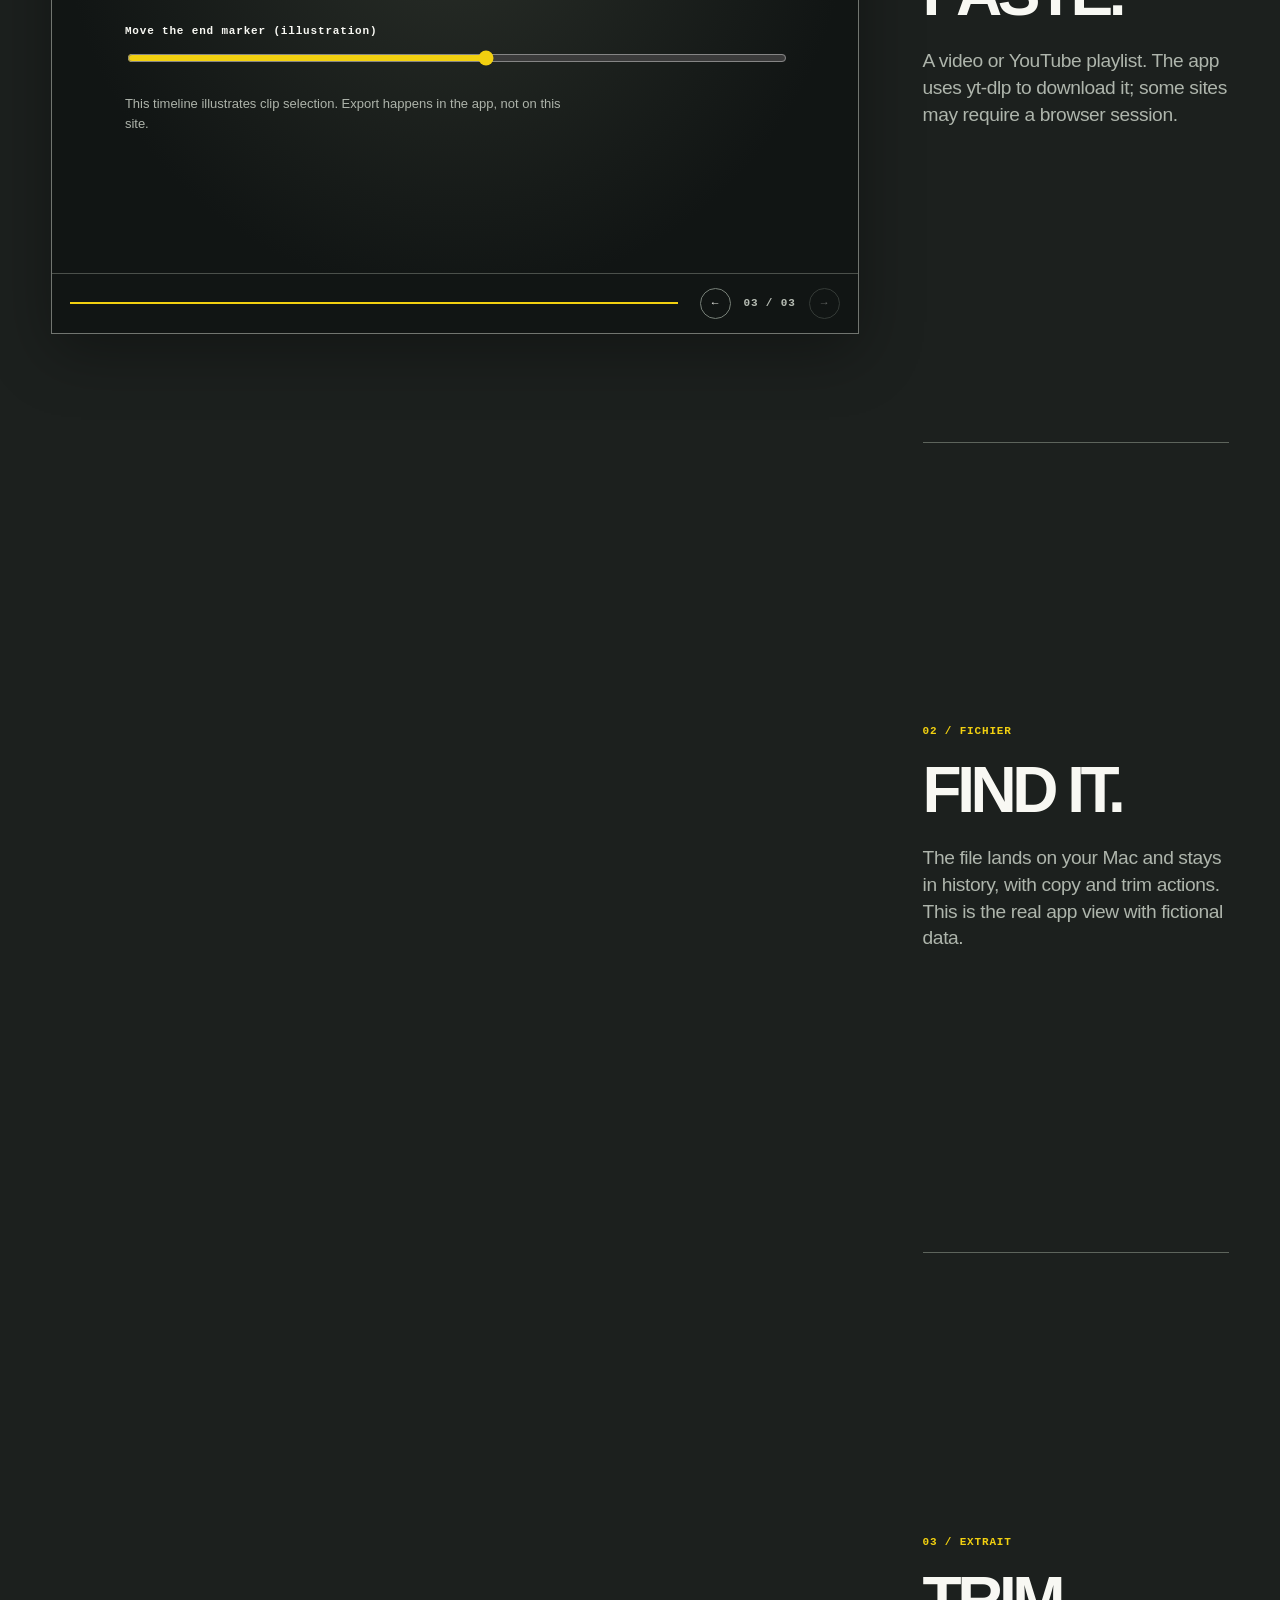
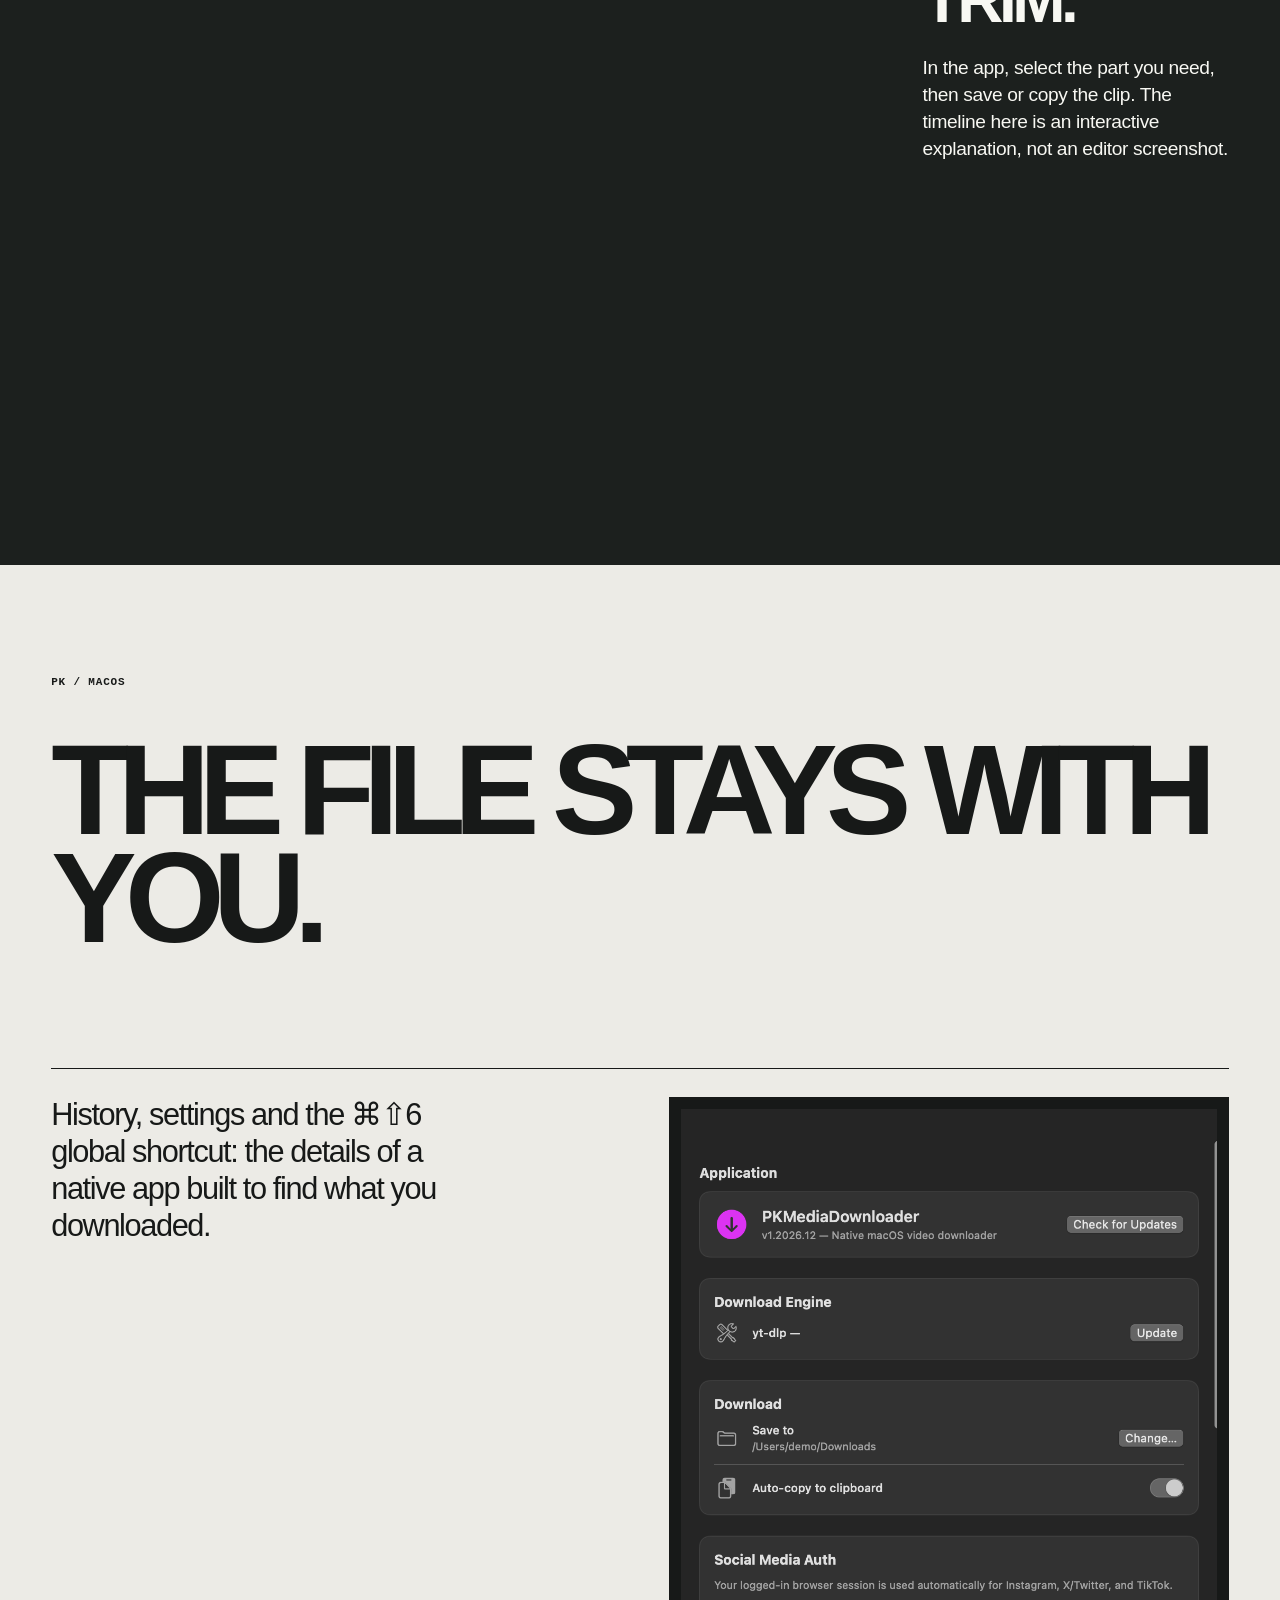
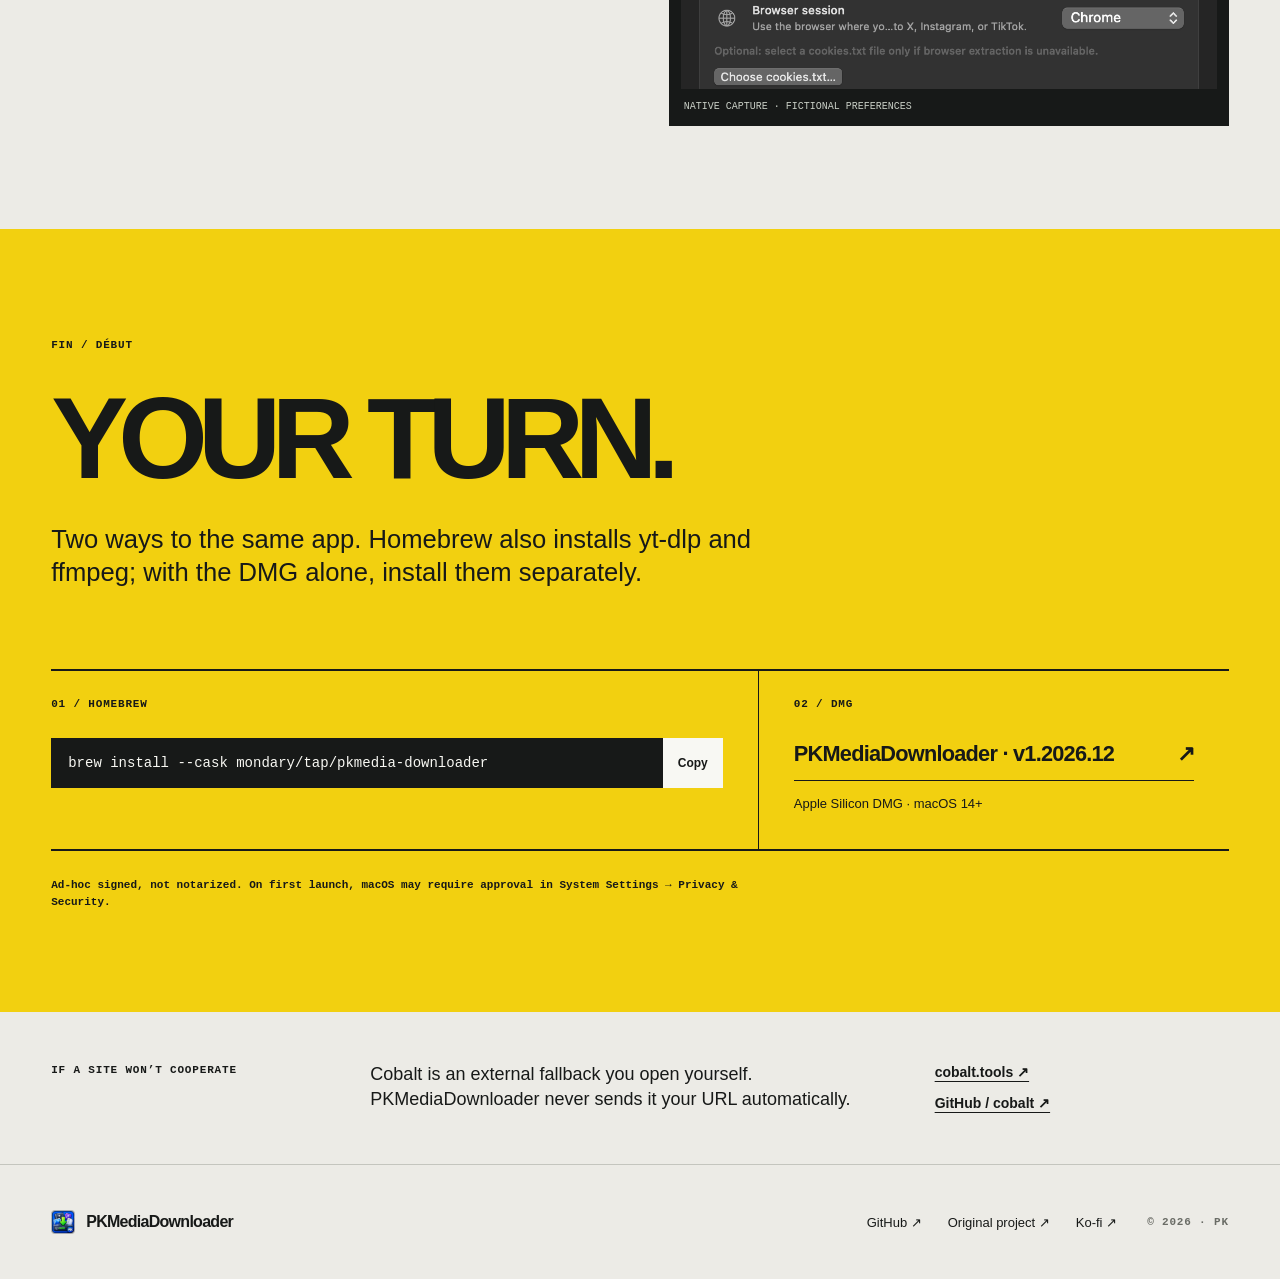
<file: store/v3/index.html>
<!doctype html>
<html lang="fr">
<head>
  <meta charset="utf-8">
  <meta name="viewport" content="width=device-width, initial-scale=1">
  <meta name="theme-color" content="#ecebe6">
  <title>PKMediaDownloader — gardez ce qui compte.</title>
  <meta name="description" content="Un lien, un fichier sur votre Mac, puis l’extrait qui compte. Découvrez PKMediaDownloader, téléchargeable en DMG ou avec Homebrew.">
  <meta property="og:type" content="website">
  <meta property="og:title" content="PKMediaDownloader — gardez ce qui compte.">
  <meta property="og:description" content="Un lien, un fichier sur votre Mac, puis l’extrait qui compte.">
  <meta property="og:image" content="assets/social-card.png">
  <link rel="icon" href="assets/icon.png">
  <link rel="stylesheet" href="style.css">
  <noscript><style>.workspace-stage{aspect-ratio:auto}.stage{position:relative;opacity:1;visibility:visible;transform:none;min-height:300px}.stage-history,.stage-trim{display:grid}.workspace-controls{display:none}</style></noscript>
  <script>
    (() => {
      let saved;
      try { saved = localStorage.getItem('pkmd-language'); } catch (_) {}
      const choices = navigator.languages?.length ? navigator.languages : [navigator.language];
      const language = saved === 'fr' || saved === 'en' ? saved :
        (choices.map(value => (value || '').toLowerCase().split('-')[0]).find(value => value === 'fr' || value === 'en') || 'fr');
      document.documentElement.lang = language;
      if (language === 'en') document.documentElement.classList.add('i18n-pending');
    })();
  </script>
</head>
<body>
  <a class="skip" href="#main" data-fr="Aller au contenu" data-en="Skip to content">Aller au contenu</a>
  <header class="site-header" id="top">
    <a class="identity" href="#top"><img src="assets/icon.png" width="28" height="28" alt=""><span>PKMediaDownloader</span></a>
    <nav aria-label="Navigation" data-fr-aria-label="Navigation" data-en-aria-label="Navigation"><a href="#experience" data-fr="Explorer" data-en="Explore">Explorer</a><a href="#install" data-fr="Installer" data-en="Install">Installer</a></nav>
    <div class="language" role="group" aria-label="Langue / Language"><button type="button" data-language="fr" aria-pressed="true">FR</button><span aria-hidden="true">/</span><button type="button" data-language="en" aria-pressed="false">EN</button></div>
  </header>

  <main id="main">
    <section class="opening" aria-labelledby="title">
      <div class="opening-top"><span class="kicker" data-fr="LE LIEN N’EST QUE LE DÉBUT · MACOS" data-en="THE LINK IS ONLY THE BEGINNING · MACOS">LE LIEN N’EST QUE LE DÉBUT · MACOS</span><span class="issue">01 — 03 <i aria-hidden="true"></i> PK / 2026</span></div>
      <h1 id="title"><span data-fr="GARDEZ CE" data-en="KEEP WHAT">GARDEZ CE</span><span><span data-fr="QUI COMPTE" data-en="MATTERS">QUI COMPTE</span><span class="full-stop">.</span></span></h1>
      <div class="opening-bottom"><div class="opening-lead"><p data-fr="Collez une adresse. Retrouvez la vidéo sur votre Mac. Découpez l’instant à garder." data-en="Paste a link. Find the video on your Mac. Trim the moment worth keeping.">Collez une adresse. Retrouvez la vidéo sur votre Mac. Découpez l’instant à garder.</p><div class="opening-actions"><a class="button-dark" href="https://github.com/mondary/media-downloader/releases/download/v1.2026.12/PKMediaDownloader-v1.2026.12-macos-arm64.dmg"><span data-fr="Télécharger le DMG" data-en="Download the DMG">Télécharger le DMG</span><span aria-hidden="true">↗</span></a><a class="quiet-link" href="#install">Homebrew <span aria-hidden="true">↓</span></a></div></div><figure class="opening-preview"><img src="assets/app-history.png" width="1880" height="900" alt="Aperçu natif de l’historique avec données fictives" data-fr-alt="Aperçu natif de l’historique avec données fictives" data-en-alt="Native history preview with fictional data"><figcaption data-fr="LA VRAIE APP · DONNÉES FICTIVES" data-en="THE REAL APP · FICTIONAL DATA">LA VRAIE APP · DONNÉES FICTIVES</figcaption></figure></div>
      <p class="release-line" data-fr="macOS 14+ · Apple Silicon · version installable 1.2026.12" data-en="macOS 14+ · Apple Silicon · installable version 1.2026.12">macOS 14+ · Apple Silicon · version installable 1.2026.12</p>
    </section>

    <section class="experience" id="experience" aria-labelledby="experience-title">
      <div class="experience-heading"><span class="kicker" data-fr="UN PARCOURS, PAS UN ARGUMENTAIRE" data-en="A JOURNEY, NOT A FEATURE LIST">UN PARCOURS, PAS UN ARGUMENTAIRE</span><h2 id="experience-title" data-fr="DU LIEN À L’EXTRAIT" data-en="FROM LINK TO CLIP">DU LIEN À L’EXTRAIT</h2><p data-fr="Parcourez les trois temps de l’application." data-en="Explore the three moments of the app.">Parcourez les trois temps de l’application.</p></div>
      <div class="sequence">
        <div class="workspace" aria-label="Parcours illustré de l’application" data-fr-aria-label="Parcours illustré de l’application" data-en-aria-label="Illustrated app journey">
          <div class="workspace-top"><span>PK / SESSION 001</span><span class="workspace-state" id="workspace-state">01 / LIEN</span></div>
          <div class="workspace-stage" id="workspace-stage">
            <div class="stage stage-link is-active" data-stage="0" aria-hidden="false">
              <div class="source-card"><div class="source-top"><span class="source-icon" aria-hidden="true">↗</span><span data-fr="POINT DE DÉPART" data-en="STARTING POINT">POINT DE DÉPART</span></div><p data-fr="Une adresse, et c’est parti." data-en="One address, and you're off.">Une adresse, et c’est parti.</p><div class="sample-url"><span>https://example.invalid/video</span><span aria-hidden="true">↗</span></div><small data-fr="URL fictive · schéma explicatif, pas un champ de téléchargement" data-en="Fictional URL · explanatory diagram, not a download field">URL fictive · schéma explicatif, pas un champ de téléchargement</small></div>
            </div>
            <div class="stage stage-history" data-stage="1"><figure><img src="assets/app-history.png" width="1880" height="900" loading="lazy" alt="Vue native de l’historique avec trois entrées fictives" data-fr-alt="Vue native de l’historique avec trois entrées fictives" data-en-alt="Native history view with three fictional entries"><figcaption data-fr="VUE NATIVE · HISTORIQUE AVEC DONNÉES FICTIVES" data-en="NATIVE VIEW · HISTORY WITH FICTIONAL DATA">VUE NATIVE · HISTORIQUE AVEC DONNÉES FICTIVES</figcaption></figure></div>
            <div class="stage stage-trim" data-stage="2"><div class="trim-demo"><div class="trim-head"><span data-fr="L’INSTANT À GARDER" data-en="THE MOMENT TO KEEP">L’INSTANT À GARDER</span><span class="trim-clock" id="trim-clock">00:04 — 00:13</span></div><div class="frames" aria-hidden="true"><span>01</span><span>02</span><span>03</span><span>04</span><span>05</span><span>06</span><span>07</span><span>08</span><span>09</span><span>10</span><span>11</span><span>12</span></div><div class="selection" id="selection" aria-hidden="true"><i></i><i></i></div><label for="trim-range" data-fr="Déplacer le repère de fin (illustration)" data-en="Move the end marker (illustration)">Déplacer le repère de fin (illustration)</label><input id="trim-range" type="range" min="7" max="18" value="13" aria-valuetext="13 secondes"><p data-fr="Cette frise explique la sélection d’un extrait. L’export se fait dans l’application, pas sur ce site." data-en="This timeline illustrates clip selection. Export happens in the app, not on this site.">Cette frise explique la sélection d’un extrait. L’export se fait dans l’application, pas sur ce site.</p></div></div>
          </div>
          <div class="workspace-controls"><span class="progress-rail" aria-hidden="true"><i id="progress-fill"></i></span><div class="step-buttons"><button type="button" id="previous" aria-label="Étape précédente" data-fr-aria-label="Étape précédente" data-en-aria-label="Previous step">←</button><span id="step-count" aria-live="polite">01 / 03</span><button type="button" id="next" aria-label="Étape suivante" data-fr-aria-label="Étape suivante" data-en-aria-label="Next step">→</button></div></div>
        </div>
        <div class="chapters">
          <article class="chapter" id="chapter-0" data-index="0"><span class="chapter-number">01 / URL</span><h3 data-fr="COLLER." data-en="PASTE.">COLLER.</h3><p data-fr="Une vidéo ou une playlist YouTube. L’application s’appuie sur yt-dlp pour la télécharger ; selon le site, une session du navigateur peut être nécessaire." data-en="A video or YouTube playlist. The app uses yt-dlp to download it; some sites may require a browser session.">Une vidéo ou une playlist YouTube. L’application s’appuie sur yt-dlp pour la télécharger ; selon le site, une session du navigateur peut être nécessaire.</p></article>
          <article class="chapter" id="chapter-1" data-index="1"><span class="chapter-number">02 / FICHIER</span><h3 data-fr="RETROUVER." data-en="FIND IT.">RETROUVER.</h3><p data-fr="Le fichier arrive sur votre Mac et reste accessible dans l’historique, avec ses actions de copie et de découpe. Ici, la vraie vue de l’app avec des données fictives." data-en="The file lands on your Mac and stays in history, with copy and trim actions. This is the real app view with fictional data.">Le fichier arrive sur votre Mac et reste accessible dans l’historique, avec ses actions de copie et de découpe. Ici, la vraie vue de l’app avec des données fictives.</p></article>
          <article class="chapter" id="chapter-2" data-index="2"><span class="chapter-number">03 / EXTRAIT</span><h3 data-fr="DÉCOUPER." data-en="TRIM.">DÉCOUPER.</h3><p data-fr="Dans l’app, sélectionnez le passage utile, puis sauvegardez ou copiez l’extrait. La frise ci-contre est une explication interactive, pas une capture de l’éditeur." data-en="In the app, select the part you need, then save or copy the clip. The timeline here is an interactive explanation, not an editor screenshot.">Dans l’app, sélectionnez le passage utile, puis sauvegardez ou copiez l’extrait. La frise ci-contre est une explication interactive, pas une capture de l’éditeur.</p></article>
        </div>
      </div>
    </section>

    <section class="interlude" aria-labelledby="interlude-title"><span class="kicker">PK / MACOS</span><h2 id="interlude-title" data-fr="LE FICHIER RESTE CHEZ VOUS." data-en="THE FILE STAYS WITH YOU.">LE FICHIER RESTE CHEZ VOUS.</h2><div class="interlude-bottom"><p data-fr="Historique, réglages et raccourci global ⌘⇧6 : les détails d’une app native pour retrouver ce que vous avez téléchargé." data-en="History, settings and the ⌘⇧6 global shortcut: the details of a native app built to find what you downloaded.">Historique, réglages et raccourci global ⌘⇧6 : les détails d’une app native pour retrouver ce que vous avez téléchargé.</p><figure><img src="assets/settings.png" width="1040" height="1096" loading="lazy" alt="Réglages natifs avec préférences fictives" data-fr-alt="Réglages natifs avec préférences fictives" data-en-alt="Native settings with fictional preferences"><figcaption data-fr="CAPTURE NATIVE · PRÉFÉRENCES FICTIVES" data-en="NATIVE CAPTURE · FICTIONAL PREFERENCES">CAPTURE NATIVE · PRÉFÉRENCES FICTIVES</figcaption></figure></div></section>

    <section class="install" id="install" aria-labelledby="install-title"><div class="install-intro"><span class="kicker">FIN / DÉBUT</span><h2 id="install-title" data-fr="À VOUS DE JOUER." data-en="YOUR TURN.">À VOUS DE JOUER.</h2><p data-fr="Deux chemins vers la même app. Homebrew installe aussi yt-dlp et ffmpeg ; avec le DMG seul, installez-les séparément." data-en="Two ways to the same app. Homebrew also installs yt-dlp and ffmpeg; with the DMG alone, install them separately.">Deux chemins vers la même app. Homebrew installe aussi yt-dlp et ffmpeg ; avec le DMG seul, installez-les séparément.</p></div><div class="install-grid"><div><span class="install-label">01 / HOMEBREW</span><div class="command"><code id="brew-command">brew install --cask mondary/tap/pkmedia-downloader</code><button type="button" id="copy-brew" aria-label="Copier la commande Homebrew" data-fr-aria-label="Copier la commande Homebrew" data-en-aria-label="Copy Homebrew command" data-fr="Copier" data-en="Copy">Copier</button></div><p id="copy-status" role="status" aria-live="polite"></p></div><div><span class="install-label">02 / DMG</span><a class="dmg-link" href="https://github.com/mondary/media-downloader/releases/download/v1.2026.12/PKMediaDownloader-v1.2026.12-macos-arm64.dmg">PKMediaDownloader · v1.2026.12 <span aria-hidden="true">↗</span></a><p data-fr="DMG Apple Silicon · macOS 14+" data-en="Apple Silicon DMG · macOS 14+">DMG Apple Silicon · macOS 14+</p></div></div><p class="signature" data-fr="Signé ad hoc, non notarisé. Au premier lancement, macOS peut demander une autorisation dans Réglages système → Confidentialité et sécurité." data-en="Ad-hoc signed, not notarized. On first launch, macOS may require approval in System Settings → Privacy &amp; Security.">Signé ad hoc, non notarisé. Au premier lancement, macOS peut demander une autorisation dans Réglages système → Confidentialité et sécurité.</p></section>
    <section class="fallback"><span class="kicker" data-fr="SI UN SITE RÉSISTE" data-en="IF A SITE WON’T COOPERATE">SI UN SITE RÉSISTE</span><p data-fr="Cobalt est une solution externe à ouvrir vous-même. PKMediaDownloader ne lui transmet jamais votre URL automatiquement." data-en="Cobalt is an external fallback you open yourself. PKMediaDownloader never sends it your URL automatically.">Cobalt est une solution externe à ouvrir vous-même. PKMediaDownloader ne lui transmet jamais votre URL automatiquement.</p><div><a href="https://cobalt.tools/" target="_blank" rel="noopener noreferrer">cobalt.tools ↗</a><a href="https://github.com/imputnet/cobalt" target="_blank" rel="noopener noreferrer">GitHub / cobalt ↗</a></div></section>
  </main>
  <footer><a class="identity" href="#top"><img src="assets/icon.png" width="24" height="24" alt="">PKMediaDownloader</a><div><a href="https://github.com/mondary/media-downloader">GitHub ↗</a><a href="https://github.com/pixel-point/media-downloader" data-fr="Projet original ↗" data-en="Original project ↗">Projet original ↗</a><a href="https://ko-fi.com/pouark">Ko-fi ↗</a></div><small>© 2026 · PK</small></footer>
  <script src="site.js" defer></script>
</body>
</html>
</file>
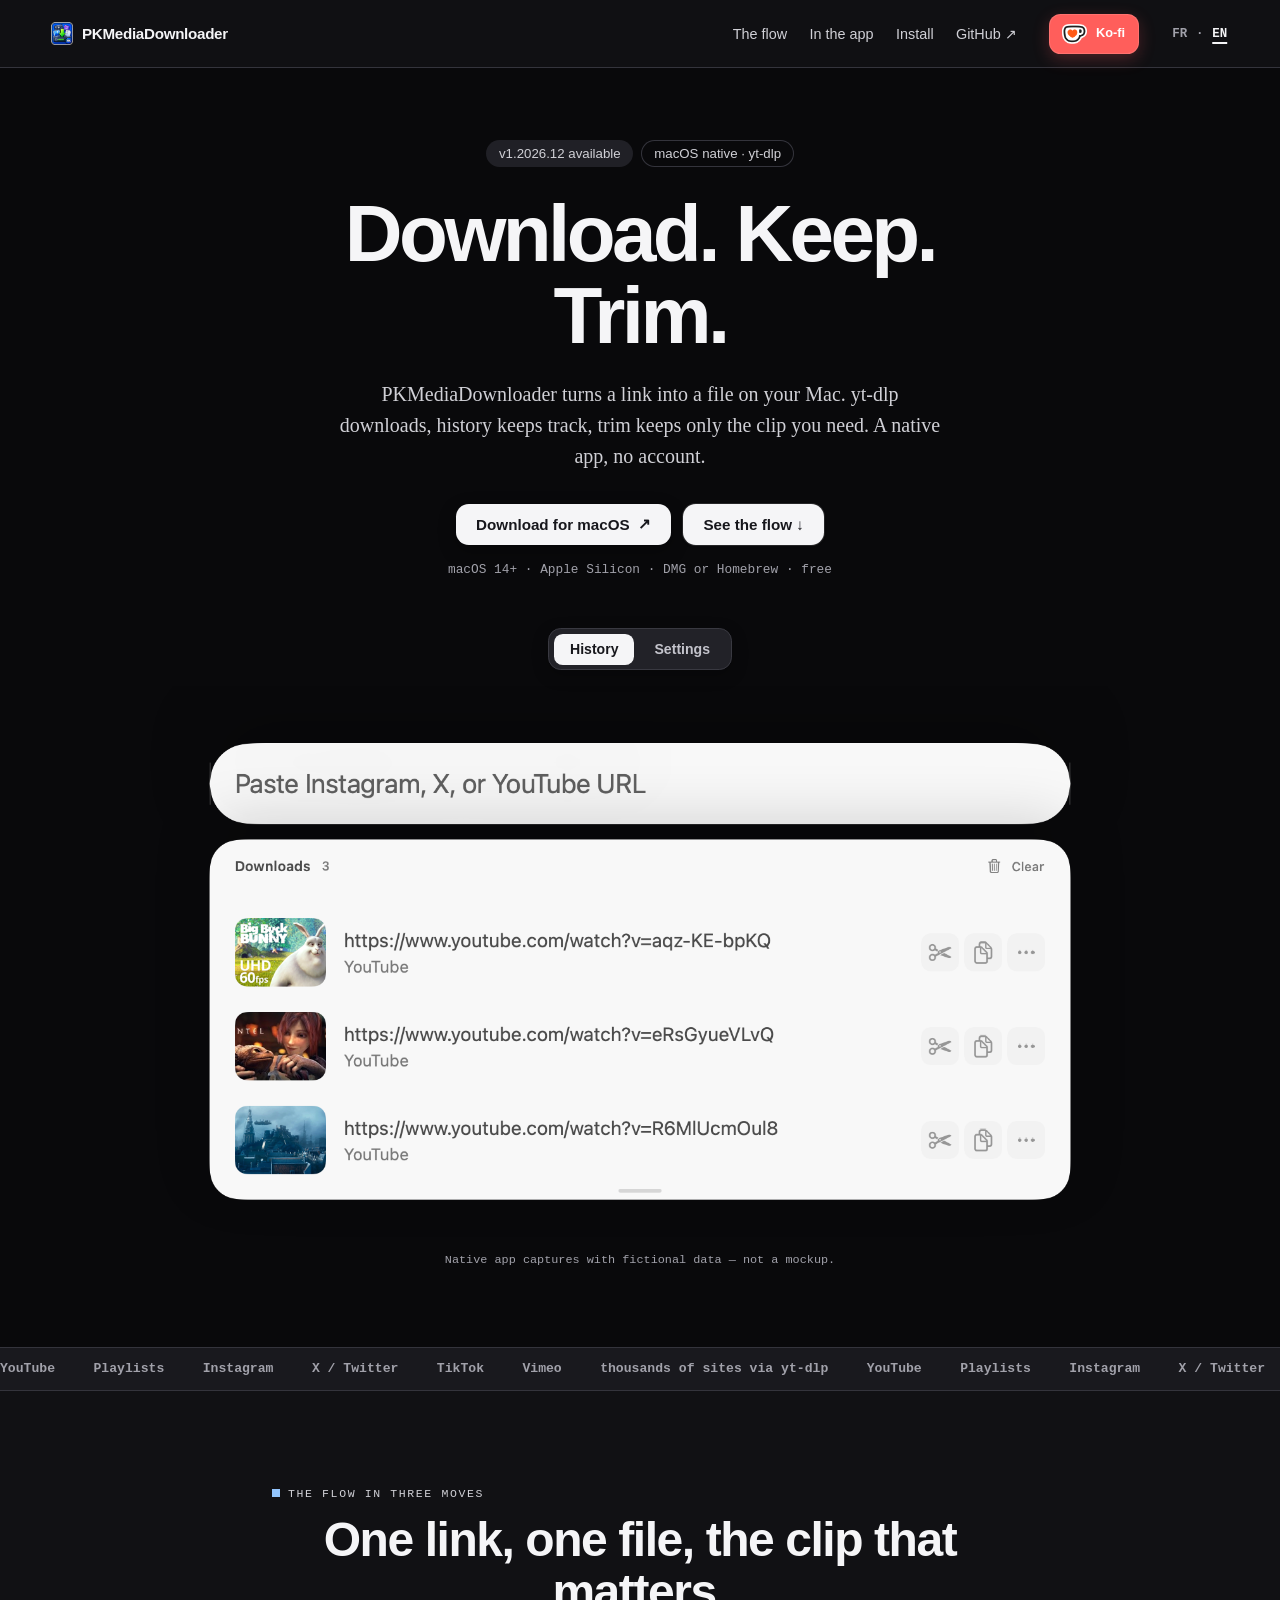
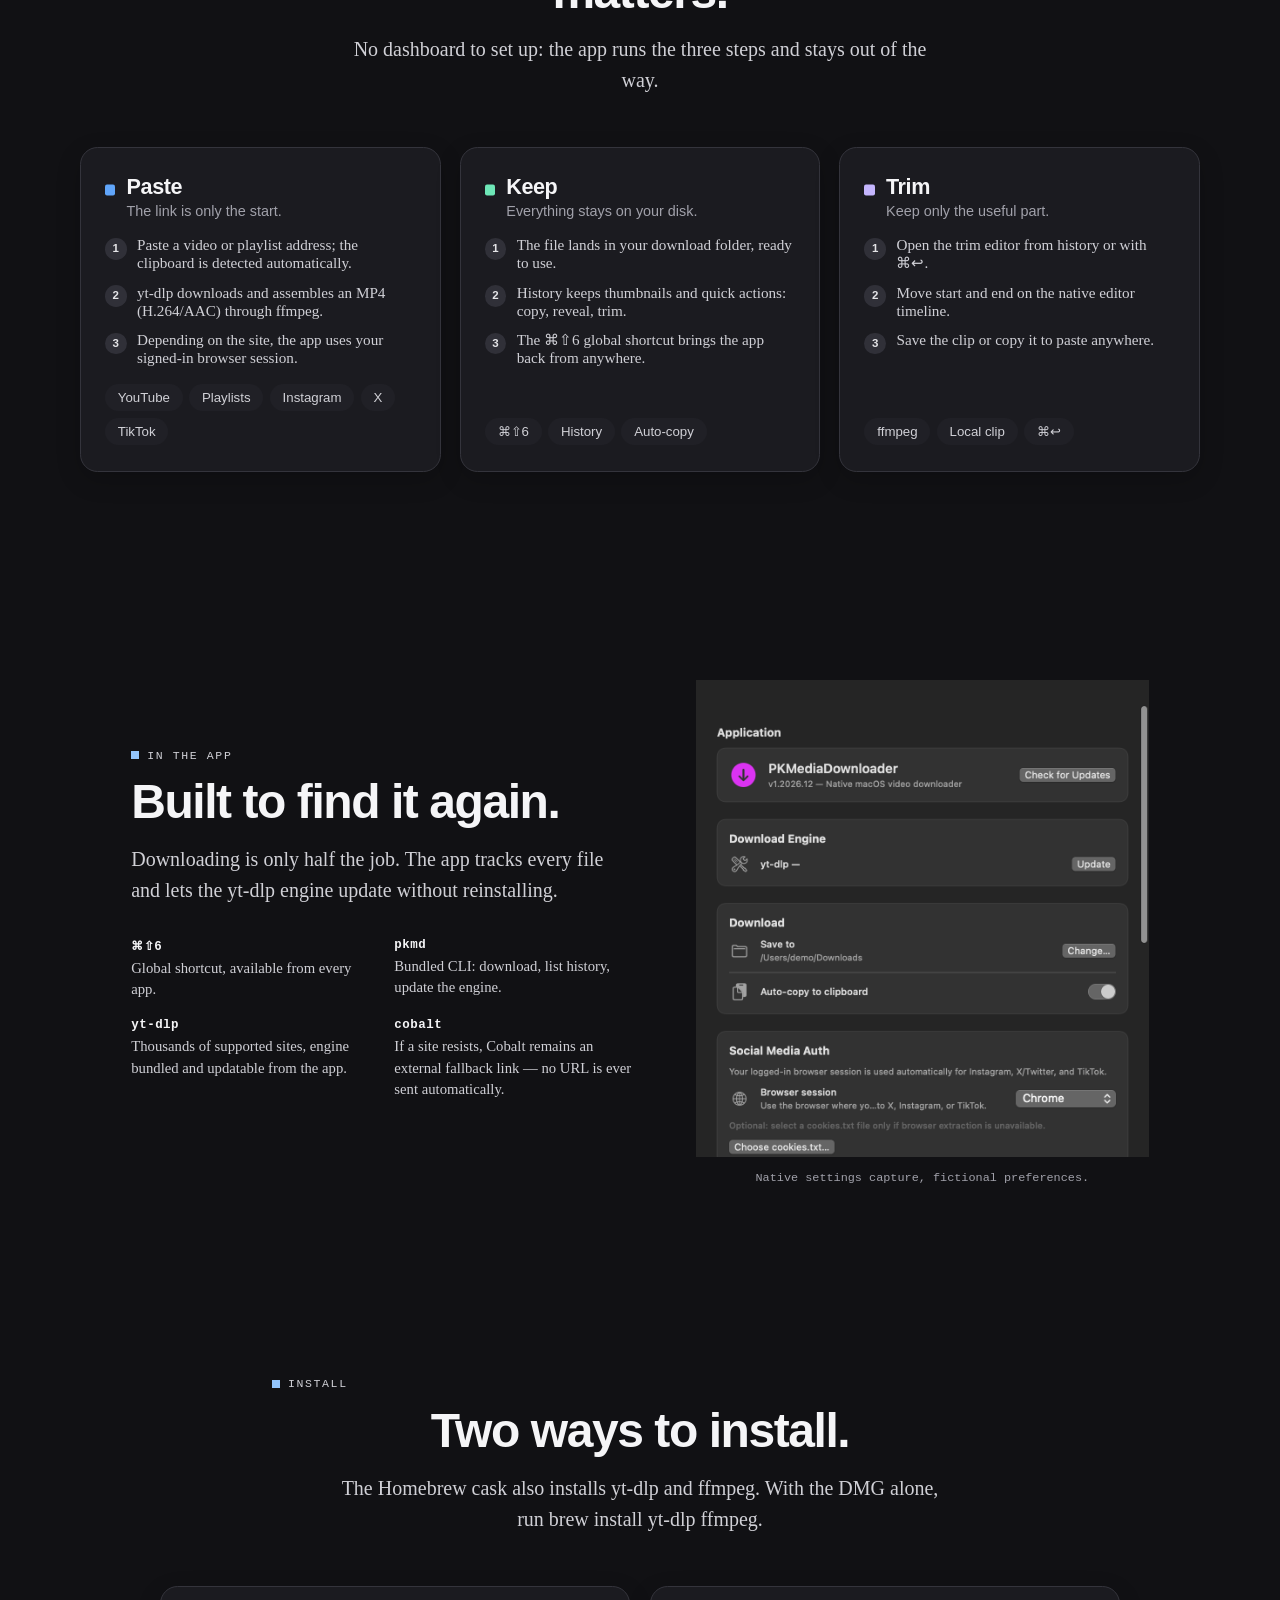
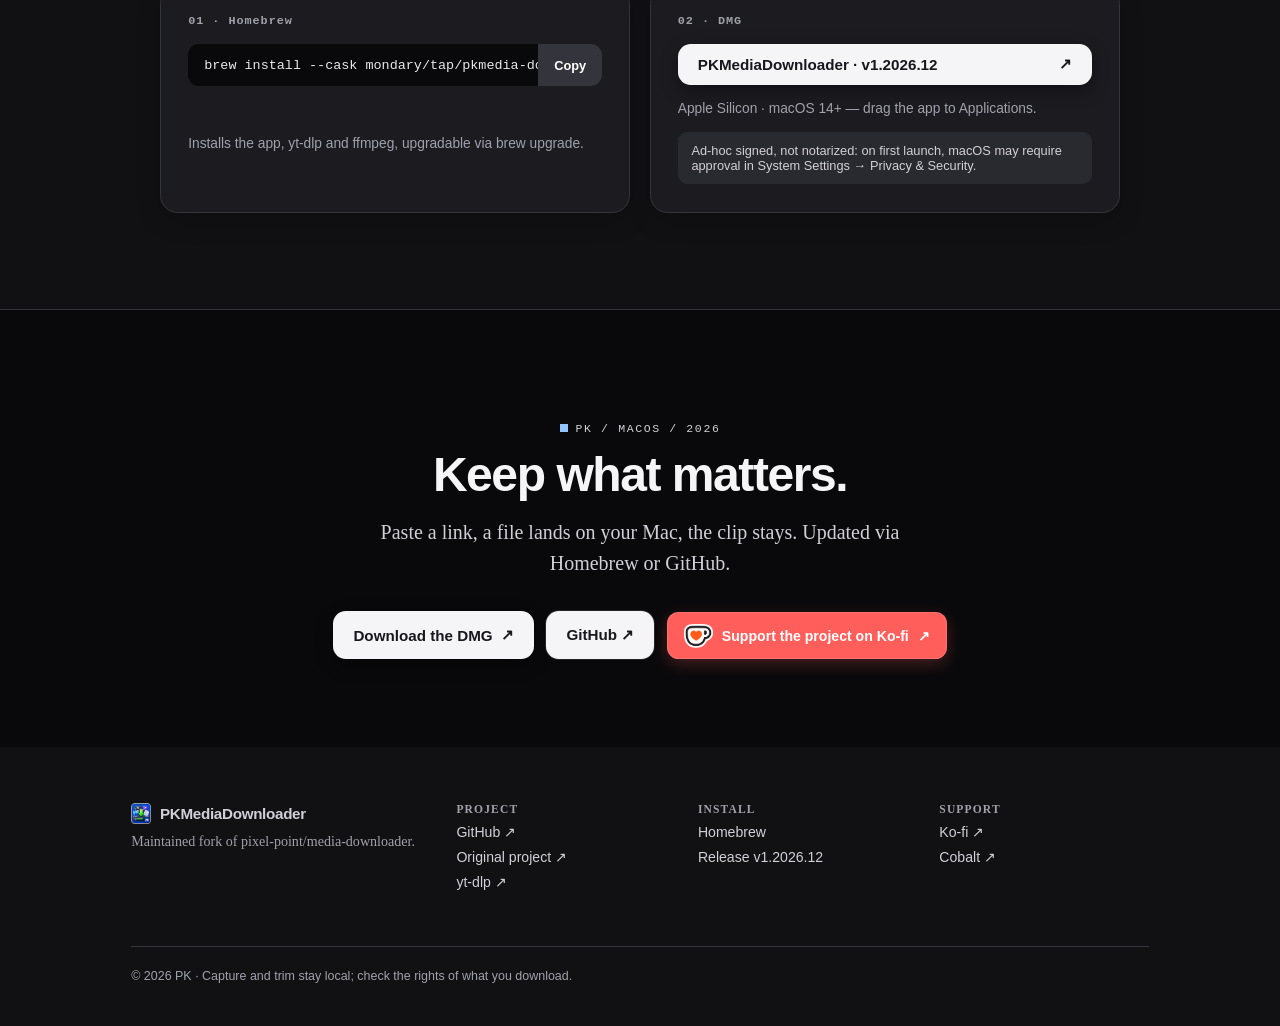
<file: store/website/index.html>
<!doctype html>
<html lang="fr">
<head>
  <meta charset="utf-8">
  <meta name="viewport" content="width=device-width, initial-scale=1">
  <meta name="theme-color" content="#f4f4f5">
  <title>PKMediaDownloader — télécharge, garde, découpe.</title>
  <meta name="description" content="Une app macOS native qui transforme un lien en fichier sur votre Mac : téléchargement yt-dlp, historique et découpe d'extrait. DMG ou Homebrew.">
  <meta property="og:type" content="website">
  <meta property="og:title" content="PKMediaDownloader — télécharge, garde, découpe.">
  <meta property="og:description" content="Une app macOS native qui transforme un lien en fichier sur votre Mac : téléchargement yt-dlp, historique et découpe d'extrait.">
  <meta property="og:image" content="assets/social-card.png">
  <link rel="icon" href="assets/icon.png">
  <link rel="stylesheet" href="style.css">
  <script>
    (() => {
      let saved;
      try { saved = localStorage.getItem('pkmd-language'); } catch (_) {}
      const choices = navigator.languages?.length ? navigator.languages : [navigator.language];
      const language = saved === 'fr' || saved === 'en' ? saved :
        (choices.map(value => (value || '').toLowerCase().split('-')[0]).find(value => value === 'fr' || value === 'en') || 'fr');
      document.documentElement.lang = language;
      if (language === 'en') document.documentElement.classList.add('i18n-pending');
    })();
  </script>
</head>
<body>
  <a class="skip" href="#main" data-fr="Aller au contenu" data-en="Skip to content">Aller au contenu</a>
  <nav class="topbar" aria-label="Barre supérieure" data-fr-aria-label="Barre supérieure" data-en-aria-label="Top bar">
    <a class="brand" href="#top"><img src="assets/icon.png" width="22" height="22" alt=""><span>PKMediaDownloader</span></a>
    <div class="topbar-links">
      <a href="#parcours" data-fr="Le parcours" data-en="The flow">Le parcours</a>
      <a href="#app" data-fr="Dans l’app" data-en="In the app">Dans l’app</a>
      <a href="#install" data-fr="Installer" data-en="Install">Installer</a>
      <a href="https://github.com/mondary/media-downloader" target="_blank" rel="noopener noreferrer">GitHub ↗</a>
    </div>
    <a class="kofi-button kofi-top" href="https://ko-fi.com/pouark" target="_blank" rel="noopener noreferrer" aria-label="Soutenir PKMediaDownloader sur Ko-fi" data-fr-aria-label="Soutenir PKMediaDownloader sur Ko-fi" data-en-aria-label="Support PKMediaDownloader on Ko-fi"><img src="assets/kofi-logomark.png" width="25" height="21" alt=""><span>Ko-fi</span></a>
    <div class="language" role="group" aria-label="Langue / Language"><button type="button" data-language="fr" aria-pressed="true">FR</button><span aria-hidden="true">·</span><button type="button" data-language="en" aria-pressed="false">EN</button></div>
  </nav>

  <main id="main">
    <header class="hero" id="top">
      <div class="hero-inner">
        <p class="hero-note"><span class="pill" data-fr="v1.2026.12 disponible" data-en="v1.2026.12 available">v1.2026.12 disponible</span><span class="pill ghost" data-fr="natif macOS · yt-dlp" data-en="macOS native · yt-dlp">natif macOS · yt-dlp</span></p>
        <h1><span data-fr="Télécharge. Garde." data-en="Download. Keep.">Télécharge. Garde.</span><span data-fr="Découpe." data-en="Trim.">Découpe.</span></h1>
        <p class="lede" data-fr="PKMediaDownloader transforme un lien en fichier sur votre Mac. Téléchargement par yt-dlp, historique pour tout retrouver, découpe pour ne garder que l’extrait. App native, sans compte." data-en="PKMediaDownloader turns a link into a file on your Mac. yt-dlp downloads, history keeps track, trim keeps only the clip you need. A native app, no account.">PKMediaDownloader transforme un lien en fichier sur votre Mac. Téléchargement par yt-dlp, historique pour tout retrouver, découpe pour ne garder que l’extrait. App native, sans compte.</p>
        <div class="hero-actions">
          <a class="btn dark" href="https://github.com/mondary/media-downloader/releases/download/v1.2026.12/PKMediaDownloader-v1.2026.12-macos-arm64.dmg"><span data-fr="Télécharger pour macOS" data-en="Download for macOS">Télécharger pour macOS</span><span aria-hidden="true">↗</span></a>
          <a class="btn" href="#parcours" data-fr="Voir le parcours ↓" data-en="See the flow ↓">Voir le parcours ↓</a>
        </div>
        <p class="hero-meta" data-fr="macOS 14+ · Apple Silicon · DMG ou Homebrew · gratuit" data-en="macOS 14+ · Apple Silicon · DMG or Homebrew · free">macOS 14+ · Apple Silicon · DMG ou Homebrew · gratuit</p>

        <div class="demo">
          <div class="demo-tabs" role="tablist" aria-label="Aperçus de l’application" data-fr-aria-label="Aperçus de l’application" data-en-aria-label="App previews">
            <button type="button" role="tab" id="tab-history" aria-controls="panel-capture" aria-selected="true" data-panel="history" data-fr="Historique" data-en="History">Historique</button>
            <button type="button" role="tab" id="tab-settings" aria-controls="panel-capture" aria-selected="false" data-panel="settings" tabindex="-1" data-fr="Réglages" data-en="Settings">Réglages</button>
          </div>
          <div class="framed" id="panel-capture" role="tabpanel" aria-labelledby="tab-history">
            <img class="capture capture-history is-active" src="assets/app-history.png" width="1548" height="869" alt="Interface claire de PKMediaDownloader avec champ de lien et historique de trois entrées fictives" data-fr-alt="Interface claire de PKMediaDownloader avec champ de lien et historique de trois entrées fictives" data-en-alt="Light PKMediaDownloader interface with link field and three fictional history entries">
            <img class="capture capture-settings" src="assets/settings.png" width="1040" height="1096" alt="Réglages natifs de PKMediaDownloader avec préférences fictives" data-fr-alt="Réglages natifs de PKMediaDownloader avec préférences fictives" data-en-alt="Native PKMediaDownloader settings with fictional preferences">
          </div>
          <p class="demo-caption" data-fr="Captures natives de l’app, avec données fictives — pas une maquette." data-en="Native app captures with fictional data — not a mockup.">Captures natives de l’app, avec données fictives — pas une maquette.</p>
        </div>
      </div>
    </header>

    <div class="marquee" aria-hidden="true">
      <div class="marquee-track">
        <span>YouTube</span><span>Playlists</span><span>Instagram</span><span>X / Twitter</span><span>TikTok</span><span>Vimeo</span><span data-fr="des milliers de sites via yt-dlp" data-en="thousands of sites via yt-dlp">des milliers de sites via yt-dlp</span>
        <span>YouTube</span><span>Playlists</span><span>Instagram</span><span>X / Twitter</span><span>TikTok</span><span>Vimeo</span><span data-fr="des milliers de sites via yt-dlp" data-en="thousands of sites via yt-dlp">des milliers de sites via yt-dlp</span>
      </div>
    </div>

    <section class="band" id="parcours">
      <div class="band-head">
        <p class="eyebrow"><span data-fr="Le parcours en trois gestes" data-en="The flow in three moves">Le parcours en trois gestes</span></p>
        <h2 data-fr="Un lien, un fichier, l’extrait qui compte." data-en="One link, one file, the clip that matters.">Un lien, un fichier, l’extrait qui compte.</h2>
        <p class="lede" data-fr="Pas de tableau de bord à configurer : l’app enchaîne les trois étapes et reste hors du chemin." data-en="No dashboard to set up: the app runs the three steps and stays out of the way.">Pas de tableau de bord à configurer : l’app enchaîne les trois étapes et reste hors du chemin.</p>
      </div>
      <div class="cards">
        <article class="card">
          <header><span class="dot" aria-hidden="true"></span><h3 data-fr="Coller" data-en="Paste">Coller</h3><p class="card-sub" data-fr="Le lien ne reste que le début." data-en="The link is only the start.">Le lien ne reste que le début.</p></header>
          <ol class="steps">
            <li><span data-fr="Collez l’adresse d’une vidéo ou d’une playlist ; le presse-papiers est détecté automatiquement." data-en="Paste a video or playlist address; the clipboard is detected automatically.">Collez l’adresse d’une vidéo ou d’une playlist ; le presse-papiers est détecté automatiquement.</span></li>
            <li><span data-fr="yt-dlp télécharge et assemble un MP4 (H.264/AAC) via ffmpeg." data-en="yt-dlp downloads and assembles an MP4 (H.264/AAC) through ffmpeg.">yt-dlp télécharge et assemble un MP4 (H.264/AAC) via ffmpeg.</span></li>
            <li><span data-fr="Selon le site, l’app utilise la session de votre navigateur connecté." data-en="Depending on the site, the app uses your signed-in browser session.">Selon le site, l’app utilise la session de votre navigateur connecté.</span></li>
          </ol>
          <p class="pills"><span class="pill">YouTube</span><span class="pill">Playlists</span><span class="pill">Instagram</span><span class="pill">X</span><span class="pill">TikTok</span></p>
        </article>
        <article class="card">
          <header><span class="dot green" aria-hidden="true"></span><h3 data-fr="Garder" data-en="Keep">Garder</h3><p class="card-sub" data-fr="Tout reste sur votre disque." data-en="Everything stays on your disk.">Tout reste sur votre disque.</p></header>
          <ol class="steps">
            <li><span data-fr="Le fichier arrive dans votre dossier de téléchargement, prêt à l’emploi." data-en="The file lands in your download folder, ready to use.">Le fichier arrive dans votre dossier de téléchargement, prêt à l’emploi.</span></li>
            <li><span data-fr="L’historique garde vignettes et actions rapides : copier, révéler, découper." data-en="History keeps thumbnails and quick actions: copy, reveal, trim.">L’historique garde vignettes et actions rapides : copier, révéler, découper.</span></li>
            <li><span data-fr="Le raccourci global ⌘⇧6 rappelle l’app depuis n’importe quelle application." data-en="The ⌘⇧6 global shortcut brings the app back from anywhere.">Le raccourci global ⌘⇧6 rappelle l’app depuis n’importe quelle application.</span></li>
          </ol>
          <p class="pills"><span class="pill">⌘⇧6</span><span class="pill" data-fr="Historique" data-en="History">Historique</span><span class="pill" data-fr="Auto-copie" data-en="Auto-copy">Auto-copie</span></p>
        </article>
        <article class="card">
          <header><span class="dot purple" aria-hidden="true"></span><h3 data-fr="Découper" data-en="Trim">Découper</h3><p class="card-sub" data-fr="Ne gardez que le passage utile." data-en="Keep only the useful part.">Ne gardez que le passage utile.</p></header>
          <ol class="steps">
            <li><span data-fr="Ouvrez la découpe depuis l’historique ou avec ⌘↩." data-en="Open the trim editor from history or with ⌘↩.">Ouvrez la découpe depuis l’historique ou avec ⌘↩.</span></li>
            <li><span data-fr="Déplacez début et fin sur la frise de l’éditeur natif." data-en="Move start and end on the native editor timeline.">Déplacez début et fin sur la frise de l’éditeur natif.</span></li>
            <li><span data-fr="Sauvegardez l’extrait ou copiez-le pour le coller ailleurs." data-en="Save the clip or copy it to paste anywhere.">Sauvegardez l’extrait ou copiez-le pour le coller ailleurs.</span></li>
          </ol>
          <p class="pills"><span class="pill">ffmpeg</span><span class="pill" data-fr="Extrait local" data-en="Local clip">Extrait local</span><span class="pill">⌘↩</span></p>
        </article>
      </div>
    </section>

    <section class="band split" id="app">
      <div class="split-copy">
        <p class="eyebrow"><span data-fr="Dans l’app" data-en="In the app">Dans l’app</span></p>
        <h2 data-fr="Pensée pour retrouver." data-en="Built to find it again.">Pensée pour retrouver.</h2>
        <p class="lede" data-fr="Télécharger n’est que la moitié du travail. L’app garde une trace de chaque fichier et laisse le moteur yt-dlp se mettre à jour sans réinstaller." data-en="Downloading is only half the job. The app tracks every file and lets the yt-dlp engine update without reinstalling.">Télécharger n’est que la moitié du travail. L’app garde une trace de chaque fichier et laisse le moteur yt-dlp se mettre à jour sans réinstaller.</p>
        <dl class="facts">
          <div><dt>⌘⇧6</dt><dd data-fr="Raccourci global, accessible depuis toutes les apps." data-en="Global shortcut, available from every app.">Raccourci global, accessible depuis toutes les apps.</dd></div>
          <div><dt>pkmd</dt><dd data-fr="CLI incluse : télécharger, lister l’historique, mettre à jour le moteur." data-en="Bundled CLI: download, list history, update the engine.">CLI incluse : télécharger, lister l’historique, mettre à jour le moteur.</dd></div>
          <div><dt>yt-dlp</dt><dd data-fr="Milleux de sites pris en charge, moteur embarqué et mis à jour depuis l’app." data-en="Thousands of supported sites, engine bundled and updatable from the app.">Des milliers de sites pris en charge, moteur embarqué et mis à jour depuis l’app.</dd></div>
          <div><dt>cobalt</dt><dd data-fr="Si un site résiste, Cobalt reste un lien externe de secours — aucune URL n’est envoyée automatiquement." data-en="If a site resists, Cobalt remains an external fallback link — no URL is ever sent automatically.">Si un site résiste, Cobalt reste un lien externe de secours — aucune URL n’est envoyée automatiquement.</dd></div>
        </dl>
      </div>
      <figure class="split-visual">
        <div class="framed green"><img class="settings-shot" src="assets/settings.png" width="1040" height="1096" loading="lazy" alt="Réglages natifs sombres : dossier de téléchargement, auto-copie, cookies et raccourcis, valeurs fictives" data-fr-alt="Réglages natifs sombres : dossier de téléchargement, auto-copie, cookies et raccourcis, valeurs fictives" data-en-alt="Native dark settings: download folder, auto-copy, cookies and shortcuts, fictional values"></div>
        <figcaption data-fr="Capture native des réglages, préférences fictives." data-en="Native settings capture, fictional preferences.">Capture native des réglages, préférences fictives.</figcaption>
      </figure>
    </section>

    <section class="band" id="install">
      <div class="band-head">
        <p class="eyebrow"><span data-fr="Installation" data-en="Install">Installation</span></p>
        <h2 data-fr="Deux façons d’installer." data-en="Two ways to install.">Deux façons d’installer.</h2>
        <p class="lede" data-fr="Le cask Homebrew installe aussi yt-dlp et ffmpeg. Avec le DMG seul, faites brew install yt-dlp ffmpeg." data-en="The Homebrew cask also installs yt-dlp and ffmpeg. With the DMG alone, run brew install yt-dlp ffmpeg.">Le cask Homebrew installe aussi yt-dlp et ffmpeg. Avec le DMG seul, faites brew install yt-dlp ffmpeg.</p>
      </div>
      <div class="install-grid">
        <div class="install-card">
          <p class="install-label">01 · Homebrew</p>
          <div class="command"><code id="brew-command">brew install --cask mondary/tap/pkmedia-downloader</code><button type="button" id="copy-brew" data-fr="Copier" data-en="Copy" aria-label="Copier la commande Homebrew" data-fr-aria-label="Copier la commande Homebrew" data-en-aria-label="Copy Homebrew command">Copier</button></div>
          <p class="copy-status" id="copy-status" role="status" aria-live="polite"></p>
          <p class="install-note" data-fr="Installe l’app, yt-dlp et ffmpeg, avec mise à jour via brew upgrade." data-en="Installs the app, yt-dlp and ffmpeg, upgradable via brew upgrade.">Installe l’app, yt-dlp et ffmpeg, avec mise à jour via brew upgrade.</p>
        </div>
        <div class="install-card">
          <p class="install-label">02 · DMG</p>
          <a class="btn dark wide" href="https://github.com/mondary/media-downloader/releases/download/v1.2026.12/PKMediaDownloader-v1.2026.12-macos-arm64.dmg"><span>PKMediaDownloader · v1.2026.12</span><span aria-hidden="true">↗</span></a>
          <p class="install-note" data-fr="Apple Silicon · macOS 14+ — glisser l’app dans Applications." data-en="Apple Silicon · macOS 14+ — drag the app to Applications.">Apple Silicon · macOS 14+ — glisser l’app dans Applications.</p>
          <p class="install-warn" data-fr="Signé ad hoc, non notarisé : au premier lancement, macOS peut demander une autorisation dans Réglages système → Confidentialité et sécurité." data-en="Ad-hoc signed, not notarized: on first launch, macOS may require approval in System Settings → Privacy &amp; Security.">Signé ad hoc, non notarisé : au premier lancement, macOS peut demander une autorisation dans Réglages système → Confidentialité et sécurité.</p>
        </div>
      </div>
    </section>

    <section class="final">
      <p class="eyebrow center"><span>PK / MACOS / 2026</span></p>
      <h2 data-fr="Gardez ce qui compte." data-en="Keep what matters.">Gardez ce qui compte.</h2>
      <p class="lede" data-fr="Un lien colle, un fichier atterrit sur votre Mac, l’extrait reste. Mis à jour via Homebrew ou GitHub." data-en="Paste a link, a file lands on your Mac, the clip stays. Updated via Homebrew or GitHub.">Un lien colle, un fichier atterrit sur votre Mac, l’extrait reste. Mis à jour via Homebrew ou GitHub.</p>
      <div class="hero-actions center">
        <a class="btn dark" href="https://github.com/mondary/media-downloader/releases/download/v1.2026.12/PKMediaDownloader-v1.2026.12-macos-arm64.dmg"><span data-fr="Télécharger le DMG" data-en="Download the DMG">Télécharger le DMG</span><span aria-hidden="true">↗</span></a>
        <a class="btn" href="https://github.com/mondary/media-downloader" target="_blank" rel="noopener noreferrer">GitHub ↗</a>
        <a class="kofi-button kofi-bottom" href="https://ko-fi.com/pouark" target="_blank" rel="noopener noreferrer"><img src="assets/kofi-logomark.png" width="29" height="24" alt=""><span data-fr="Soutenir le projet sur Ko-fi" data-en="Support the project on Ko-fi">Soutenir le projet sur Ko-fi</span><span aria-hidden="true">↗</span></a>
      </div>
    </section>
  </main>

  <footer class="footer">
    <div class="footer-col">
      <a class="brand" href="#top"><img src="assets/icon.png" width="20" height="20" alt=""><span>PKMediaDownloader</span></a>
      <p data-fr="Fork maintenu de pixel-point/media-downloader." data-en="Maintained fork of pixel-point/media-downloader.">Fork maintenu de pixel-point/media-downloader.</p>
    </div>
    <div class="footer-col">
      <p class="footer-title" data-fr="Projet" data-en="Project">Projet</p>
      <a href="https://github.com/mondary/media-downloader">GitHub ↗</a>
      <a href="https://github.com/pixel-point/media-downloader" data-fr="Projet original ↗" data-en="Original project ↗">Projet original ↗</a>
      <a href="https://github.com/yt-dlp/yt-dlp">yt-dlp ↗</a>
    </div>
    <div class="footer-col">
      <p class="footer-title" data-fr="Installer" data-en="Install">Installer</p>
      <a href="#install">Homebrew</a>
      <a href="https://github.com/mondary/media-downloader/releases/tag/v1.2026.12" data-fr="Release v1.2026.12" data-en="Release v1.2026.12">Release v1.2026.12</a>
    </div>
    <div class="footer-col">
      <p class="footer-title" data-fr="Soutien" data-en="Support">Soutien</p>
      <a href="https://ko-fi.com/pouark">Ko-fi ↗</a>
      <a href="https://cobalt.tools/" target="_blank" rel="noopener noreferrer">Cobalt ↗</a>
    </div>
    <p class="footer-line">© 2026 PK · <span data-fr="Capture et découpe restent locales ; vérifiez les droits des contenus que vous téléchargez." data-en="Capture and trim stay local; check the rights of what you download.">Capture et découpe restent locales ; vérifiez les droits des contenus que vous téléchargez.</span></p>
  </footer>
  <script src="site.js" defer></script>
</body>
</html>
</file>
<file: store/v2/style.css>
:root{--paper:#f2f0e8;--white:#fffdf5;--ink:#142033;--blue:#1758f5;--orange:#f16a42;--line:#b9bdc1;--mute:#536075;color-scheme:light}
*{box-sizing:border-box}
html{scroll-behavior:smooth}
html.i18n-pending body{visibility:hidden}
body{margin:0;background:var(--paper);color:var(--ink);font:16px/1.48 -apple-system,BlinkMacSystemFont,"Helvetica Neue",Arial,sans-serif;-webkit-font-smoothing:antialiased}
button,input{font:inherit}a{color:inherit}a:focus-visible,button:focus-visible,summary:focus-visible{outline:3px solid var(--orange);outline-offset:4px}img{max-width:100%}
.skip{position:absolute;top:-80px;left:15px;z-index:10;background:var(--white);padding:10px}.skip:focus{top:10px}
.masthead{height:82px;padding:0 clamp(22px,3.1vw,54px);display:flex;align-items:center;gap:clamp(16px,3vw,48px);border-bottom:1px solid var(--ink);background:var(--paper)}
.wordmark{display:flex;align-items:center;gap:10px;text-decoration:none;font-weight:900;letter-spacing:-.07em;font-size:17px;white-space:nowrap}.wordmark img{object-fit:contain}.wordmark-light{font-weight:400}
.edition,.index,.eyebrow,.hero-meta,.stage-top,.stage-bottom,.step-number,.option-label,.caption,.settings-frame figcaption,.footer small{font:700 12px/1.3 ui-monospace,SFMono-Regular,Menlo,monospace;letter-spacing:.1em}
.edition{margin-right:auto}.masthead nav{display:flex;gap:27px}.masthead nav a{text-decoration:none;font-size:14px;font-weight:650;white-space:nowrap}.masthead nav a:hover,.footer a:hover,.text-action:hover{text-decoration:underline;text-underline-offset:4px}
.language{display:flex;border:1px solid var(--ink);border-radius:100px;padding:3px}.language button{border:0;border-radius:100px;background:transparent;color:var(--ink);font:700 11px ui-monospace,SFMono-Regular,monospace;padding:5px 8px;cursor:pointer}.language button[aria-pressed=true]{background:var(--ink);color:var(--white)}
.hero{min-height:730px;display:grid;grid-template-columns:minmax(0,1fr) minmax(0,1.05fr);border-bottom:1px solid var(--ink)}.hero-copy{padding:clamp(55px,6vw,115px) clamp(24px,4.5vw,80px) 46px clamp(24px,4.6vw,82px);display:flex;flex-direction:column;align-items:flex-start}.eyebrow{display:flex;align-items:center;gap:12px;margin:0 0 34px}.record-dot{width:11px;height:11px;border-radius:50%;background:var(--orange)}
h1,h2,h3,p{margin-top:0}h1,h2,h3{font-family:"Avenir Next Condensed","Arial Narrow",Impact,"Helvetica Neue",sans-serif;font-weight:900;text-transform:uppercase}h1{font-size:clamp(70px,7.6vw,155px);line-height:.83;letter-spacing:-.067em;margin:0 0 43px;white-space:nowrap}h1 span,h1 em{display:block}h1 em{font-style:normal;color:var(--blue)}
.intro{font-size:clamp(18px,1.55vw,25px);line-height:1.33;letter-spacing:-.025em;max-width:570px;margin-bottom:33px}.hero-actions{display:flex;align-items:center;flex-wrap:wrap;gap:22px}.primary-action{display:flex;align-items:center;justify-content:space-between;gap:32px;background:var(--ink);color:var(--white);padding:17px 20px;min-width:220px;text-decoration:none;font-weight:750;transition:background .22s,transform .22s}.primary-action:hover{background:var(--blue);transform:translateY(-3px)}.text-action{font-size:14px;font-weight:700;text-decoration:none}.hero-meta{margin:31px 0 0;color:var(--mute);letter-spacing:0}
.hero-stage{position:relative;overflow:hidden;background:var(--blue);color:var(--white);display:flex;flex-direction:column;justify-content:space-between;padding:30px}.hero-stage:before,.hero-stage:after{content:"";position:absolute;left:0;right:0;height:15px;background:repeating-linear-gradient(90deg,transparent 0 35px,var(--paper) 35px 54px,transparent 54px 82px);opacity:.9}.hero-stage:before{top:0}.hero-stage:after{bottom:0}.stage-top,.stage-bottom{display:flex;justify-content:space-between;gap:20px;position:relative;z-index:1}.stage-bottom{align-items:center}.stage-window{position:absolute;width:min(107%,1080px);top:50%;left:50%;transform:translate(-48%,-49%) rotate(-5deg);border:12px solid var(--white);box-shadow:24px 32px 0 #082b96;animation:window-enter .8s cubic-bezier(.2,.8,.2,1) both}.stage-window img{display:block;width:100%;height:auto;background:#000}.stage-track{height:2px;background:#ffffff88;flex:1;position:relative}.stage-track i{position:absolute;left:0;top:-3px;width:30%;height:8px;background:var(--orange)}
@keyframes window-enter{from{transform:translate(-48%,-41%) rotate(-1deg)}to{transform:translate(-48%,-49%) rotate(-5deg)}}
.transport{height:74px;display:flex;align-items:center;justify-content:space-around;gap:34px;overflow:hidden;white-space:nowrap;background:var(--ink);color:var(--white);font:900 23px "Avenir Next Condensed","Arial Narrow",Impact,sans-serif;letter-spacing:.03em}.transport b{font:400 27px Arial;color:var(--orange)}
.section-shell{padding:clamp(70px,8.5vw,145px) clamp(24px,4.6vw,82px);border-bottom:1px solid var(--ink)}.index{color:var(--blue);margin:0 0 26px}.section-heading{display:grid;grid-template-columns:1fr auto;align-items:end;gap:30px}.section-heading .index,.section-heading h2{grid-column:1}.section-heading h2{margin:0 0 50px}.section-aside{grid-column:2;grid-row:2;max-width:185px;font-size:14px;color:var(--mute);margin-bottom:52px}
h2{font-size:clamp(50px,6vw,110px);line-height:.87;letter-spacing:-.055em;max-width:900px}.flow-grid{display:grid;grid-template-columns:repeat(3,minmax(0,1fr));border-top:2px solid var(--ink);border-bottom:2px solid var(--ink)}.flow-grid article{min-height:340px;padding:28px 30px 22px 0;display:flex;flex-direction:column;border-right:1px solid var(--ink)}.flow-grid article:not(:first-child){padding-left:30px}.flow-grid article:last-child{border-right:0}.step-number{color:var(--blue)}h3{font-size:clamp(42px,4vw,70px);letter-spacing:-.05em;line-height:1;margin:45px 0 10px}.flow-grid p{max-width:340px;color:var(--mute);font-size:17px;line-height:1.4;margin-bottom:25px}.step-glyph{margin-top:auto;font:400 40px Arial;color:var(--orange)}
.proof{display:grid;grid-template-columns:minmax(0,.9fr) minmax(0,1.1fr);align-items:center;gap:clamp(50px,8vw,150px);background:var(--white)}.proof h2{font-size:clamp(55px,6vw,105px);margin:0 0 36px}.proof-copy>p:not(.index){max-width:550px;font-size:20px;line-height:1.42}.proof .caption{font-size:12px;color:var(--mute);margin-top:55px}.settings-frame{margin:0;background:var(--ink);padding:22px 22px 14px;transform:rotate(2deg);box-shadow:22px 22px 0 var(--blue)}.settings-frame img{display:block;width:100%;height:auto;max-height:640px;object-fit:cover;object-position:top}.settings-frame figcaption{color:var(--white);padding-top:14px}
.fallback{display:grid;grid-template-columns:1fr 1fr;gap:8%;background:var(--blue);color:var(--white)}.fallback .index{color:var(--white)}.fallback h2{margin:0}.fallback>div:nth-child(2){padding-top:55px}.fallback p:not(.index){font-size:clamp(20px,2vw,30px);line-height:1.3;letter-spacing:-.025em;max-width:610px}.fallback-links{display:flex;flex-wrap:wrap;gap:20px;margin-top:40px}.fallback-links a{display:inline-block;border:1px solid var(--white);padding:13px 18px;text-decoration:none;font-weight:700}.fallback-links a:hover{background:var(--white);color:var(--blue)}
.install{background:var(--ink);color:var(--white);border-bottom:0}.install .index{color:var(--orange)}.install-head{max-width:780px}.install h2{margin:0 0 28px}.install-head>p:last-child{font-size:20px;color:#d1d8e2}.install-options{display:grid;grid-template-columns:1fr 1fr;border-top:1px solid #8590a2;border-bottom:1px solid #8590a2;margin:65px 0 24px}.install-option{padding:32px 36px 35px 0;min-width:0}.install-option+ .install-option{border-left:1px solid #8590a2;padding-left:36px}.option-label{color:var(--orange);display:block;margin-bottom:32px}.command-line{display:flex;align-items:stretch;border:1px solid #6e7a90;min-width:0}.command-line code{padding:16px;overflow-x:auto;white-space:nowrap;flex:1;min-width:0;font:15px/1.4 ui-monospace,SFMono-Regular,monospace}.command-line button{border:0;border-left:1px solid #6e7a90;background:var(--orange);color:var(--ink);padding:0 18px;font-weight:800;cursor:pointer}.command-line button:hover{background:#ff9878}.copy-status{min-height:25px;margin:12px 0 0;color:#d1d8e2;font-size:14px}.download-row{display:flex;justify-content:space-between;align-items:center;border:1px solid #6e7a90;padding:12px 17px;min-height:64px;text-decoration:none;font-weight:800}.download-row:hover{border-color:var(--orange);color:var(--orange)}.download-row small{font:12px ui-monospace,SFMono-Regular,monospace;color:#b7c2d3}.download-row>span:last-child{font-size:28px}.install details{margin-top:18px}.install summary{cursor:pointer;font-size:14px;color:#c7d0df}.curl-command{display:block;overflow-x:auto;white-space:nowrap;margin-top:10px;padding:15px;background:#0c1422;font:13px ui-monospace,SFMono-Regular,monospace}.install-note{font-size:14px;color:#b7c2d3;max-width:800px}
.footer{min-height:220px;padding:50px clamp(24px,4.6vw,82px);display:flex;align-items:flex-start;gap:60px}.footer-mark{font-size:22px;font-weight:900;letter-spacing:-.07em;line-height:1}.footer-mark span{font-weight:400}.footer-mark small{display:block;font-size:11px;letter-spacing:.1em;margin-top:16px;color:var(--mute)}.footer-links{display:flex;flex-wrap:wrap;gap:20px 30px;margin-left:auto}.footer a{font-size:14px;font-weight:700;text-decoration:none}.back-top{white-space:nowrap}
@media(max-width:1100px){.edition{display:none}.masthead nav{margin-left:auto}.hero{grid-template-columns:1fr 1fr;min-height:640px}.hero-copy{padding:70px 30px}.hero h1{font-size:clamp(62px,7vw,95px)}.stage-window{width:125%}.stage-top,.stage-bottom{font-size:10px}.proof{gap:50px}}
@media(max-width:760px){.masthead{height:68px}.masthead nav{display:none}.language{margin-left:auto}.hero{grid-template-columns:1fr}.hero-copy{padding:70px 24px 55px}.hero h1{font-size:clamp(62px,12vw,100px);margin-bottom:28px}.intro{max-width:640px}.hero-stage{min-height:420px}.stage-window{width:min(94%,750px);transform:translate(-50%,-50%) rotate(-2deg);animation:none}.stage-top,.stage-bottom{font-size:10px}.transport{justify-content:flex-start;padding:0 20px;height:58px;gap:22px;font-size:18px}.section-heading{display:block}.section-aside{margin:-30px 0 40px}.flow-grid{grid-template-columns:1fr}.flow-grid article,.flow-grid article:not(:first-child){min-height:220px;padding:24px 0;border-right:0;border-bottom:1px solid var(--ink)}.flow-grid article:last-child{border-bottom:0}.flow-grid h3{margin:15px 0 7px}.flow-grid p{margin-bottom:0}.step-glyph{position:absolute;right:0;top:10px}.flow-grid article{position:relative}.proof{grid-template-columns:1fr;gap:45px}.proof h2{max-width:650px}.settings-frame{max-width:500px;transform:rotate(1deg)}.fallback{grid-template-columns:1fr;gap:25px}.fallback>div:nth-child(2){padding:0}.install-options{grid-template-columns:1fr;margin:40px 0 24px}.install-option,.install-option+.install-option{border-left:0;padding:26px 0}.install-option+.install-option{border-top:1px solid #8590a2}.footer{flex-wrap:wrap;gap:30px}.footer-links{margin-left:0;width:100%}}
@media(max-width:470px){.wordmark{font-size:13px}.wordmark img{width:30px;height:30px}.masthead{padding:0 16px;gap:10px}.hero-copy{padding:55px 17px}.hero h1{font-size:clamp(53px,13vw,66px)}.eyebrow{font-size:10px}.hero-actions{align-items:flex-start;flex-direction:column}.hero-stage{min-height:295px;padding:22px 16px}.stage-window{width:105%}.stage-top span:last-child,.stage-bottom span:last-child{display:none}.section-shell{padding:65px 17px}.section-shell h2{font-size:clamp(49px,12vw,66px)}.proof-copy>p:not(.index){font-size:18px}.settings-frame{box-shadow:10px 10px 0 var(--blue);padding:10px}.settings-frame figcaption{font-size:9px}.fallback p:not(.index){font-size:20px}.install-head>p:last-child{font-size:17px}.command-line code{font-size:12px}.command-line button{padding:0 12px}.footer{padding:44px 17px}}
@media(prefers-reduced-motion:reduce){html{scroll-behavior:auto}.stage-window{animation:none}.primary-action{transition:none}}
</file>
<file: store/v3/style.css>
:root{--paper:#ecebe6;--ink:#171918;--muted:#6a6c66;--line:#c4c5be;--yellow:#f2d010;--night:#1c201e;--white:#f8f8f3;color-scheme:light}
*{box-sizing:border-box}html{scroll-behavior:smooth}html.i18n-pending body{visibility:hidden}body{margin:0;background:var(--paper);color:var(--ink);font:16px/1.5 -apple-system,BlinkMacSystemFont,"Helvetica Neue",Arial,sans-serif;-webkit-font-smoothing:antialiased}img{max-width:100%}a{color:inherit}button,input{font:inherit}button{cursor:pointer}a:focus-visible,button:focus-visible,input:focus-visible{outline:3px solid var(--yellow);outline-offset:4px}.skip{position:absolute;z-index:20;top:-90px;left:20px;padding:12px;background:var(--white)}.skip:focus{top:12px}
.site-header{height:76px;display:flex;align-items:center;gap:6vw;padding:0 clamp(20px,4vw,72px);border-bottom:1px solid var(--line)}.identity{display:flex;align-items:center;gap:11px;text-decoration:none;font-weight:720;letter-spacing:-.045em;white-space:nowrap}.identity img{object-fit:contain}.site-header nav{margin-left:auto;display:flex;gap:30px}.site-header nav a,.language button{font-size:13px;font-weight:650;text-decoration:none}.site-header nav a:hover,footer a:hover,.quiet-link:hover{text-decoration:underline;text-underline-offset:4px}.language{display:flex;align-items:center;gap:8px;font:700 12px ui-monospace,SFMono-Regular,Menlo,monospace}.language button{border:0;background:transparent;padding:7px 3px;color:var(--muted)}.language button[aria-pressed=true]{color:var(--ink);text-decoration:underline;text-decoration-thickness:2px;text-underline-offset:5px}
.kicker,.issue,.release-line,.workspace-top,.chapter-number,.workspace-controls,.source-top,.source-card small,.stage-history figcaption,.trim-head,.trim-demo label,.install-label,.signature,footer small{font:650 11px/1.5 ui-monospace,SFMono-Regular,Menlo,monospace;letter-spacing:.075em}.opening{padding:clamp(28px,3vw,50px) clamp(20px,4vw,72px) 48px;min-height:640px;display:flex;flex-direction:column}.opening-top{display:flex;justify-content:space-between;gap:20px;color:var(--muted)}.issue{white-space:nowrap}.issue i{display:inline-block;width:22px;height:1px;background:currentColor;vertical-align:middle;margin:0 10px}.opening h1{font-size:clamp(66px,12.2vw,235px);line-height:.79;letter-spacing:-.09em;font-weight:770;margin:auto 0 clamp(34px,4vw,70px);white-space:nowrap;max-width:100%}.opening h1 span{display:block}.opening h1 span:last-child{letter-spacing:-.105em}.full-stop{color:#bcaa00}.opening-bottom{border-top:1px solid var(--ink);padding-top:24px;display:flex;justify-content:space-between;align-items:end;gap:25px}.opening-bottom p{font-size:clamp(19px,2.2vw,31px);line-height:1.27;letter-spacing:-.04em;max-width:540px;margin:0}.opening-actions{display:flex;align-items:center;gap:26px;flex-wrap:wrap}.button-dark{background:var(--ink);color:var(--white);min-height:58px;padding:17px 20px;min-width:218px;display:flex;justify-content:space-between;align-items:center;gap:25px;text-decoration:none;font-size:14px;font-weight:700;transition:background .2s,color .2s}.button-dark:hover{background:var(--yellow);color:var(--ink)}.quiet-link{white-space:nowrap;text-decoration:none;font-weight:700;font-size:14px}.release-line{margin:24px 0 0;color:var(--muted);letter-spacing:0}
.experience{background:var(--night);color:var(--white);padding:clamp(70px,8vw,135px) clamp(20px,4vw,72px) clamp(70px,8vw,120px)}.experience-heading{border-bottom:1px solid #6c706b;padding-bottom:32px;display:grid;grid-template-columns:1fr 1fr;align-items:end}.experience-heading .kicker{grid-column:1/-1;color:var(--yellow)}h2,h3,p{margin-top:0}.experience-heading h2{font-size:clamp(44px,5.5vw,105px);line-height:.9;letter-spacing:-.065em;max-width:820px;margin:20px 0 0}.experience-heading p{justify-self:end;margin:0;color:#aeb2a9;font-size:16px}.sequence{display:grid;grid-template-columns:minmax(0,1.45fr) minmax(280px,.55fr);gap:clamp(35px,5vw,100px);align-items:start}.workspace{position:sticky;top:24px;margin-top:clamp(36px,5vw,85px);background:#111514;border:1px solid #717570;min-width:0;box-shadow:0 18px 60px #0005}.workspace-top{height:48px;padding:0 22px;display:flex;align-items:center;justify-content:space-between;border-bottom:1px solid #4b504b;color:#b4b9ae}.workspace-state{color:var(--yellow)}.workspace-stage{position:relative;aspect-ratio:1.42;overflow:hidden}.stage{position:absolute;inset:0;display:grid;place-items:center;opacity:0;visibility:hidden;transform:translateY(14px);transition:opacity .4s,transform .4s,visibility .4s;padding:clamp(20px,3vw,50px)}.stage.is-active{opacity:1;visibility:visible;transform:none}.source-card{width:min(100%,650px);background:var(--paper);color:var(--ink);padding:clamp(24px,4vw,58px);box-shadow:16px 16px 0 #333b36}.source-top{display:flex;align-items:center;gap:14px}.source-icon{width:35px;height:35px;background:var(--yellow);display:grid;place-items:center;font-size:23px}.source-card p{font-size:clamp(30px,3.6vw,65px);font-weight:740;line-height:1;letter-spacing:-.07em;max-width:480px;margin:45px 0 40px}.sample-url{border-bottom:2px solid var(--ink);display:flex;justify-content:space-between;gap:15px;padding:12px 0;font:14px ui-monospace,SFMono-Regular,monospace;overflow-wrap:anywhere}.sample-url span:last-child{font-size:25px}.source-card small{display:block;margin-top:18px;color:var(--muted);letter-spacing:0}.stage-history{padding:0}.stage-history figure{margin:0;width:100%;height:100%;display:flex;flex-direction:column;justify-content:center;gap:14px}.stage-history img{width:100%;height:auto;object-fit:contain}.stage-history figcaption{padding:0 22px;color:#a4aaa1}.stage-trim{background:radial-gradient(circle at 50% 35%,#292e28,#111514 72%)}.trim-demo{width:min(100%,660px)}.trim-head{display:flex;justify-content:space-between;gap:10px;margin-bottom:36px;color:var(--yellow)}.trim-clock{color:var(--white)}.frames{display:grid;grid-template-columns:repeat(12,1fr);gap:3px;overflow:hidden}.frames span{aspect-ratio:.75;display:flex;align-items:end;justify-content:center;padding-bottom:7px;font:10px ui-monospace,SFMono-Regular,monospace;color:#b1b6aa;background:linear-gradient(135deg,#454c43 25%,#242a25 26%,#313830 60%,#1d221e 61%)}.frames span:nth-child(3n+2){background:linear-gradient(130deg,#535b4c 25%,#29302a 26%,#3a4337 60%,#232c25 61%)}.selection{height:32px;margin-top:-3px;margin-left:22.22%;width:50%;border:3px solid var(--yellow);border-radius:5px;display:flex;justify-content:space-between;position:relative;pointer-events:none}.selection i{width:6px;background:var(--yellow)}.trim-demo label{display:block;margin:26px 0 9px}.trim-demo input{width:100%;accent-color:var(--yellow);cursor:pointer}.trim-demo p{margin:21px 0 0;max-width:450px;color:#adb3aa;font-size:13px}.workspace-controls{display:flex;align-items:center;gap:22px;padding:14px 18px;border-top:1px solid #4b504b;color:#b7bdb4}.progress-rail{height:2px;background:#556056;flex:1}.progress-rail i{display:block;width:33.333%;height:100%;background:var(--yellow);transition:width .35s}.step-buttons{display:flex;align-items:center;gap:13px}.step-buttons button{background:transparent;color:var(--white);border:1px solid #778078;border-radius:50%;width:31px;height:31px;line-height:1}.step-buttons button:hover:not(:disabled){background:var(--yellow);color:var(--ink)}.step-buttons button:disabled{opacity:.35;cursor:default}.chapters{padding-top:40px}.chapter{min-height:90vh;max-width:430px;display:flex;flex-direction:column;justify-content:center;border-bottom:1px solid #5d645c;scroll-margin-top:15vh}.chapter:last-child{border-bottom:0}.chapter-number{color:var(--yellow)}.chapter h3{font-size:clamp(44px,5vw,86px);line-height:.94;letter-spacing:-.07em;margin:20px 0 25px}.chapter p{font-size:clamp(17px,1.5vw,22px);line-height:1.4;color:#aeb5ac;letter-spacing:-.02em}.chapter.is-current p{color:var(--white)}
.interlude{padding:clamp(75px,8vw,150px) clamp(20px,4vw,72px);overflow:hidden}.interlude h2{font-size:clamp(54px,10vw,190px);line-height:.85;letter-spacing:-.09em;margin:44px 0 clamp(60px,9vw,130px);max-width:1400px}.interlude-bottom{display:grid;grid-template-columns:.6fr 1fr;gap:10%;align-items:start;border-top:1px solid var(--ink);padding-top:28px}.interlude-bottom>p{font-size:clamp(21px,2.4vw,37px);letter-spacing:-.045em;line-height:1.2;max-width:550px}.interlude figure{margin:0;justify-self:end;width:min(100%,560px);background:#171918;padding:12px}.interlude img{display:block;width:100%;max-height:580px;object-fit:cover;object-position:top}.interlude figcaption{color:#c9cfc6;font:10px ui-monospace,SFMono-Regular,monospace;padding:12px 3px 2px}
.install{background:var(--yellow);padding:clamp(70px,8vw,140px) clamp(20px,4vw,72px)}.install h2{font-size:clamp(58px,9vw,170px);line-height:.85;letter-spacing:-.085em;margin:35px 0}.install-intro>p{font-size:clamp(19px,2vw,28px);line-height:1.28;max-width:700px}.install-grid{display:grid;grid-template-columns:1.2fr .8fr;margin-top:80px;border-top:2px solid var(--ink);border-bottom:2px solid var(--ink)}.install-grid>div{padding:25px 35px 26px 0;min-width:0}.install-grid>div+div{border-left:1px solid var(--ink);padding-left:35px}.install-label{display:block;margin-bottom:26px}.command{background:var(--ink);color:var(--white);display:flex;min-width:0}.command code{display:block;flex:1;overflow-x:auto;white-space:nowrap;padding:17px;font:14px ui-monospace,SFMono-Regular,monospace}.command button{background:var(--white);color:var(--ink);border:0;padding:0 15px;font-size:12px;font-weight:750}.command button:hover{background:#c6c7bc}#copy-status{min-height:25px;font-size:13px;margin:10px 0 0}.dmg-link{font-size:clamp(18px,1.7vw,27px);font-weight:750;letter-spacing:-.035em;text-decoration:none;display:flex;justify-content:space-between;gap:20px;border-bottom:1px solid var(--ink);padding-bottom:9px}.dmg-link:hover{text-decoration:underline}.install-grid>div+div p{font-size:13px;margin:13px 0 0}.signature{max-width:710px;margin:26px 0 0;letter-spacing:0}.fallback{padding:50px clamp(20px,4vw,72px);display:grid;grid-template-columns:.6fr 1.1fr .6fr;gap:25px;align-items:start;border-bottom:1px solid var(--line)}.fallback p{font-size:18px;line-height:1.35;margin:0}.fallback div{display:flex;flex-direction:column;align-items:start;gap:10px}.fallback a{font-size:14px;font-weight:700;text-underline-offset:4px}footer{padding:45px clamp(20px,4vw,72px);display:flex;gap:30px;align-items:center}footer div{display:flex;gap:26px;margin-left:auto;flex-wrap:wrap}footer div a{font-size:13px;text-decoration:none}footer small{color:var(--muted)}
@media(max-width:1100px){.opening h1{font-size:12vw}.sequence{grid-template-columns:minmax(0,1.2fr) minmax(250px,.8fr);gap:32px}.workspace-stage{aspect-ratio:1.15}.source-card p{margin:22px 0}.chapter{min-height:75vh}.fallback{grid-template-columns:1fr 2fr}.fallback div{grid-column:2}}
@media(max-width:760px){.site-header{height:64px}.site-header nav{display:none}.language{margin-left:auto}.opening{min-height:590px;padding-top:30px}.opening h1{font-size:clamp(54px,11.9vw,92px);margin:90px 0 auto}.opening-bottom{align-items:start;flex-direction:column}.opening-bottom p{max-width:480px}.experience-heading{display:block}.experience-heading p{margin:22px 0 0}.sequence{display:block}.workspace{position:relative;top:auto;margin:35px 0 0}.workspace-stage{aspect-ratio:1.35}.chapters{padding:0}.chapter{min-height:0;max-width:none;padding:50px 0;scroll-margin-top:0}.chapter h3{margin:12px 0}.chapter p{max-width:540px}.interlude-bottom{grid-template-columns:1fr;gap:40px}.interlude figure{justify-self:start}.install-grid{grid-template-columns:1fr;margin-top:55px}.install-grid>div,.install-grid>div+div{padding:25px 0;border-left:0}.install-grid>div+div{border-top:1px solid var(--ink)}.fallback{display:block}.fallback p{margin:20px 0}.fallback div{flex-direction:row;flex-wrap:wrap;gap:20px}footer{flex-wrap:wrap}footer div{margin-left:0;order:3;width:100%}}
@media(max-width:470px){.identity{font-size:13px}.site-header{padding:0 16px}.opening,.experience,.interlude,.install,.fallback,footer{padding-left:16px;padding-right:16px}.opening h1{font-size:clamp(49px,12vw,60px);letter-spacing:-.095em}.opening-top{font-size:10px}.issue{display:none}.opening-actions{gap:14px}.opening-bottom p{font-size:21px}.workspace-stage{aspect-ratio:.95}.stage{padding:16px}.source-card{padding:22px;box-shadow:7px 7px 0 #333b36}.source-card p{font-size:33px}.sample-url{font-size:11px}.source-card small{font-size:9px}.stage-history figcaption{padding:0 10px;font-size:9px}.frames span{font-size:8px}.trim-demo p{font-size:11px}.trim-head{font-size:9px}.workspace-controls{gap:10px;padding:10px}.step-buttons{gap:6px}.experience-heading h2{font-size:46px}.chapter h3{font-size:50px}.interlude h2{font-size:clamp(54px,13vw,80px)}.install h2{font-size:65px}.command code{font-size:11px}.command button{padding:0 10px}footer{gap:20px}}
.opening-lead{display:flex;flex-direction:column;gap:24px}.opening-preview{width:min(33vw,450px);margin:0;background:var(--ink);padding:8px;flex-shrink:0}.opening-preview img{display:block;width:100%;height:auto}.opening-preview figcaption{font:600 10px ui-monospace,SFMono-Regular,monospace;color:var(--white);padding:7px 3px 0}
@media(max-width:760px){.opening-bottom{align-items:stretch}.opening-preview{width:100%;max-width:480px}}
@media(prefers-reduced-motion:reduce){html{scroll-behavior:auto}*,*:before,*:after{animation-duration:.01ms!important;transition-duration:.01ms!important}}
</file>
<file: store/website/style.css>
:root{--bg:#f4f4f5;--card:#ececee;--card2:#e4e4e7;--white:#fff;--ink:#17171c;--ink2:#3f3f46;--mut:#71717a;--faint:#a1a1aa;--line:#d9d9de;--blue:#3b82f6;--blue2:#60a5fa;--green:#10b981;--purple:#8b5cf6;--amber:#f59e0b;--sans:-apple-system,BlinkMacSystemFont,"Segoe UI",Roboto,Helvetica,Arial,sans-serif;--serif:Charter,"Iowan Old Style",Georgia,Cambria,serif;--mono:ui-monospace,SFMono-Regular,Menlo,monospace;color-scheme:light}
*{box-sizing:border-box}html{scroll-behavior:smooth}html.i18n-pending body{visibility:hidden}body{margin:0;font-family:var(--sans);color:var(--ink);background:var(--bg);-webkit-font-smoothing:antialiased}img{max-width:100%;height:auto}a{color:inherit;text-decoration:none}button{font:inherit;cursor:pointer}a:focus-visible,button:focus-visible{outline:3px solid var(--blue2);outline-offset:3px;border-radius:.4rem}h1,h2,h3,p,ol,dl,dd,figure{margin:0}ol{padding:0;list-style:none}
.skip{position:fixed;top:-90px;left:16px;z-index:30;background:var(--white);padding:.7rem 1rem;border-radius:.6rem;box-shadow:0 4px 14px rgba(0,0,0,.12);transition:top .15s}.skip:focus{top:14px}
.topbar{position:sticky;top:0;z-index:20;display:flex;align-items:center;gap:2rem;padding:.85rem clamp(16px,4vw,64px);background:rgba(244,244,245,.85);backdrop-filter:blur(10px);border-bottom:1px solid var(--line)}
.brand{display:flex;align-items:center;gap:.55rem;font-weight:700;font-size:.95rem;letter-spacing:-.02em}.brand img{object-fit:contain}
.topbar-links{display:flex;gap:1.4rem;margin-left:auto;font-size:.9rem;color:var(--ink2)}.topbar-links a:hover{color:var(--ink);text-decoration:underline;text-underline-offset:4px}
.language{display:flex;align-items:center;gap:.45rem;font:600 .78rem var(--mono);color:var(--mut)}.language button{border:0;background:none;padding:.25rem .1rem;color:var(--mut)}.language button[aria-pressed=true]{color:var(--ink);text-decoration:underline;text-underline-offset:5px;text-decoration-thickness:2px}
.hero{background:#fdf6ee;padding:4.5rem clamp(16px,4vw,64px) 5rem;overflow:hidden}
.hero-inner{max-width:1120px;margin:0 auto;text-align:center}
.hero-note{display:flex;justify-content:center;gap:.5rem;flex-wrap:wrap;margin-bottom:1.6rem}
.pill{padding:.38rem .8rem;border-radius:999px;background:var(--card);font-size:.83rem;color:var(--ink2);white-space:nowrap}.pill.ghost{background:transparent;box-shadow:inset 0 0 0 1px var(--line)}
h1{font-size:clamp(2.9rem,7vw,5rem);font-weight:680;letter-spacing:-.045em;line-height:1.02}h1 span{display:block}
.lede{font-family:var(--serif);font-size:clamp(1.05rem,1.6vw,1.25rem);line-height:1.55;color:var(--ink2);max-width:38rem}
.hero .lede{margin:1.4rem auto 2rem}
.hero-actions{display:flex;justify-content:center;gap:.8rem;flex-wrap:wrap}
.btn{display:inline-flex;align-items:center;gap:.5rem;padding:.72rem 1.25rem;border-radius:.8rem;font-weight:600;font-size:.95rem;background:var(--white);box-shadow:0 0 0 1px rgba(0,0,0,.07),0 1px 3px rgba(0,0,0,.08);transition:transform .15s,box-shadow .15s}.btn:hover{transform:translateY(-1px);box-shadow:0 0 0 1px rgba(0,0,0,.1),0 4px 10px rgba(0,0,0,.1)}
.btn.dark{background:var(--ink);color:#fff;box-shadow:0 6px 16px rgba(23,23,28,.22)}.btn.dark:hover{background:#000}.btn.wide{justify-content:space-between;width:100%}
.hero-meta{margin-top:1.1rem;font:500 .8rem var(--mono);color:var(--mut)}
.demo{margin-top:3.2rem}
.demo-tabs{display:inline-flex;background:var(--white);border:1px solid var(--line);border-radius:.8rem;padding:.3rem;gap:.25rem;box-shadow:0 1px 3px rgba(0,0,0,.06)}
.demo-tabs button{border:0;border-radius:.55rem;padding:.45rem 1rem;font-size:.88rem;font-weight:600;color:var(--mut);background:transparent}
.demo-tabs button[aria-selected=true]{background:var(--ink);color:#fff}
.framed{border-radius:1rem;padding:.55rem;background:linear-gradient(135deg,#cfe4ff,#e7dbff 55%,#ffe9f4);box-shadow:0 24px 60px rgba(40,40,90,.18);max-width:980px;margin:1rem auto 0}
.framed.green{background:linear-gradient(135deg,#c9f5dd,#d5f0ff 60%,#ffe9c9);box-shadow:0 24px 60px rgba(30,70,50,.16)}
.window{background:#fff;border-radius:.7rem;overflow:hidden;box-shadow:0 0 0 1px rgba(0,0,0,.06)}
.window-bar{display:flex;align-items:center;gap:.8rem;padding:.45rem .75rem;border-bottom:1px solid var(--card2);font:600 .68rem var(--mono);color:var(--mut)}
.window-bar b{color:var(--ink2)}.window-shortcut{margin-left:auto}
.tl{display:flex;gap:.28rem}.tl i{width:.5rem;height:.5rem;border-radius:50%}.tl i:nth-child(1){background:#ff5f57}.tl i:nth-child(2){background:#febc2e}.tl i:nth-child(3){background:#28c840}
#panel-capture{position:relative}
.capture{display:block;width:100%;opacity:0;position:absolute;inset:0;transition:opacity .3s}
.capture.is-active{position:relative;opacity:1}
.capture-settings{max-height:560px;width:auto;max-width:78%;margin:0 auto;object-fit:contain}
.demo-caption{margin-top:1rem;font:500 .74rem var(--mono);color:var(--mut)}
.marquee{border-top:1px solid var(--line);border-bottom:1px solid var(--line);background:var(--white);overflow:hidden;padding:.85rem 0}
.marquee-track{display:flex;gap:2.4rem;width:max-content;animation:slide 26s linear infinite}
.marquee-track span{font:600 .82rem var(--mono);color:var(--mut);white-space:nowrap}
@keyframes slide{to{transform:translateX(-50%)}}
.band{padding:6rem clamp(16px,4vw,64px)}
.band-head,.final{text-align:center}
.band-head{max-width:46rem;margin:0 auto 3.2rem}
.band-head .lede{margin:0 auto}
.eyebrow{display:flex;align-items:center;gap:.5rem;font-family:var(--mono);font-size:.72rem;letter-spacing:.14em;text-transform:uppercase;color:var(--ink2)}
.eyebrow::before{content:"";width:.5rem;height:.5rem;background:var(--blue2)}
.eyebrow.center{justify-content:center}
h2{font-size:clamp(2rem,3.8vw,3rem);font-weight:650;letter-spacing:-.03em;line-height:1.08;margin:.9rem 0 1rem}
.cards{display:grid;grid-template-columns:repeat(3,1fr);gap:1.2rem;max-width:1120px;margin:0 auto}
.card{background:var(--white);border:1px solid var(--line);border-radius:1.1rem;padding:1.6rem 1.5rem;display:flex;flex-direction:column;gap:1.1rem;box-shadow:0 1px 3px rgba(0,0,0,.05);min-width:0}
.card header{display:grid;grid-template-columns:auto 1fr;gap:.2rem .7rem;align-items:baseline}
.dot{grid-row:1/3;width:.65rem;height:.65rem;border-radius:2px;background:var(--blue);transform:translateY(.1rem)}.dot.green{background:var(--green)}.dot.purple{background:var(--purple)}
.card h3{font-size:1.35rem;font-weight:680;letter-spacing:-.02em}
.card-sub{font-size:.9rem;color:var(--mut)}
.steps{display:flex;flex-direction:column;gap:.7rem;font-family:var(--serif);font-size:.95rem;color:var(--ink2);counter-reset:step}
.steps li{display:flex;gap:.65rem}
.steps li::before{counter-increment:step;content:counter(step);flex:0 0 auto;width:1.35rem;height:1.35rem;border-radius:50%;background:var(--card);color:var(--ink2);font:650 .72rem/1.35rem var(--sans);text-align:center;margin-top:.12rem}
.pills{display:flex;flex-wrap:wrap;gap:.4rem;margin-top:auto}
.split{display:grid;grid-template-columns:1.05fr .95fr;gap:4rem;max-width:1120px;margin:0 auto;align-items:center}
.split-copy .lede{max-width:30rem}
.facts{display:grid;grid-template-columns:1fr 1fr;gap:1.1rem 1.6rem;margin-top:2rem}
.facts dt{font:700 .78rem var(--mono);letter-spacing:.04em;color:var(--ink);margin-bottom:.25rem}
.facts dd{font-family:var(--serif);font-size:.92rem;color:var(--ink2);line-height:1.45}
.split-visual{justify-self:center;width:min(100%,480px)}
.split-visual figcaption{margin-top:.9rem;font:500 .74rem var(--mono);color:var(--mut);text-align:center}
.install-grid{display:grid;grid-template-columns:1fr 1fr;gap:1.2rem;max-width:960px;margin:0 auto}
.install-card{background:var(--white);border:1px solid var(--line);border-radius:1.1rem;padding:1.7rem;display:flex;flex-direction:column;gap:1rem;box-shadow:0 1px 3px rgba(0,0,0,.05);min-width:0}
.install-label{font:700 .74rem var(--mono);letter-spacing:.08em;color:var(--mut)}
.command{display:flex;background:var(--ink);border-radius:.7rem;overflow:hidden;min-width:0}
.command code{flex:1;min-width:0;padding:.85rem 1rem;font:500 .84rem var(--mono);color:#e8e8ea;overflow-x:auto;white-space:nowrap}
.command button{border:0;background:#33333a;color:#fff;padding:0 1rem;font-size:.8rem;font-weight:600}.command button:hover{background:#45454e}
.copy-status{min-height:1.1rem;font-size:.82rem;color:var(--green)}
.install-note{font-size:.86rem;color:var(--mut)}
.install-warn{font-size:.8rem;color:var(--mut);background:var(--card);border-radius:.6rem;padding:.7rem .85rem}
.final{padding:7rem clamp(16px,4vw,64px) 5.5rem;text-align:center;background:#fdf6ee;border-top:1px solid var(--line)}
.final .lede{margin:0 auto 2rem}
.hero-actions.center{margin-top:0}
.footer{padding:3.5rem clamp(16px,4vw,64px) 2.5rem;max-width:1120px;margin:0 auto;display:grid;grid-template-columns:1.4fr 1fr 1fr 1fr;gap:2rem}
.footer-col{display:flex;flex-direction:column;gap:.55rem;font-size:.88rem;color:var(--ink2)}
.footer-col p{font-family:var(--serif);color:var(--mut);max-width:22rem}
.footer-col a:hover{color:var(--ink);text-decoration:underline;text-underline-offset:4px}
.footer-title{font:700 .72rem var(--mono);letter-spacing:.1em;text-transform:uppercase;color:var(--ink)}
.footer-line{grid-column:1/-1;margin-top:1.5rem;padding-top:1.4rem;border-top:1px solid var(--line);font-size:.78rem;color:var(--mut)}
@media(max-width:1000px){.cards{grid-template-columns:1fr;max-width:560px}.split{grid-template-columns:1fr;gap:2.6rem}.split-visual{width:min(100%,520px)}.install-grid{grid-template-columns:1fr;max-width:560px}.footer{grid-template-columns:1fr 1fr}}
@media(max-width:760px){.topbar{gap:1rem}.topbar-links{display:none}.language{margin-left:auto}.hero{padding:3.2rem 16px 4rem}.band{padding:4.2rem 16px}.final{padding:5rem 16px 4rem}.capture-settings{max-width:92%}}
@media(max-width:480px){.facts{grid-template-columns:1fr}.hero-actions .btn{width:100%;justify-content:center}.footer{grid-template-columns:1fr;gap:1.6rem}}
@media(prefers-reduced-motion:reduce){html{scroll-behavior:auto}.marquee-track{animation:none;flex-wrap:wrap;width:auto;justify-content:center}.btn{transition:none}.capture{transition:none}}

/* Dark Cap-inspired stage; keep the real light app as the visual counterpoint. */
:root{--bg:#111114;--card:#202026;--card2:#292930;--white:#f5f5f7;--ink:#f5f5f7;--ink2:#d0d0d6;--mut:#a1a1aa;--faint:#71717a;--line:#34343c;--blue:#60a5fa;--blue2:#93c5fd;--green:#6ee7b7;--purple:#c4b5fd;--amber:#fcd34d;color-scheme:dark}
.skip{color:#17171c}
.topbar{background:rgba(17,17,20,.88)}
.hero{background:#09090b}
.btn{background:#f5f5f7;color:#17171c;box-shadow:0 0 0 1px rgba(255,255,255,.12),0 1px 3px rgba(0,0,0,.24)}
.btn:hover{box-shadow:0 0 0 1px rgba(255,255,255,.2),0 4px 10px rgba(0,0,0,.3)}
.btn.dark{background:#f5f5f7;color:#17171c;box-shadow:0 6px 18px rgba(0,0,0,.32)}
.btn.dark:hover{background:#dbeafe}
.demo-tabs{background:#222228;border-color:#393941;box-shadow:0 5px 16px rgba(0,0,0,.26)}
.demo-tabs button{color:#c4c4cc}
.demo-tabs button[aria-selected=true]{background:#f5f5f7;color:#17171c}
.framed{padding:.65rem;background:linear-gradient(135deg,#cfe4ff,#e7dbff 55%,#ffe9f4);box-shadow:0 26px 70px rgba(50,45,90,.3)}
.framed.green{background:linear-gradient(135deg,#c9f5dd,#d5f0ff 60%,#ffe9c9)}
.window{background:transparent;border-radius:0;box-shadow:none}
.window-bar,.tl{display:none}
.capture{border-radius:.65rem}
.capture-settings{border-radius:.4rem;max-height:560px}
.marquee{background:#19191e}
.card,.install-card{background:#1b1b20;border-color:#34343c;box-shadow:0 8px 24px rgba(0,0,0,.18)}
.steps li::before{background:#303038;color:#e4e4e7}
.command{background:#09090b}
.command button{background:#34343c;color:#fff}
.command button:hover{background:#4a4a55}
.install-warn{background:#292930;color:#d0d0d6}
.final{background:#09090b}
.footer{color:#d0d0d6}
.footer-col p,.footer-line{color:#a1a1aa}
.footer-title{color:#f5f5f7}
.framed,.framed.green{background:transparent;box-shadow:none;padding:0;border-radius:0}
.capture{border-radius:0;box-shadow:none}
.split-visual .settings-shot{display:block;width:100%;max-height:560px;object-fit:contain;object-position:top;border-radius:0;box-shadow:none}
.kofi-button{display:inline-flex;align-items:center;justify-content:center;gap:.55rem;background:#ff5e5b;color:#fff;border:1px solid rgba(255,255,255,.12);border-radius:.72rem;padding:.68rem 1rem;font:700 .88rem/1 var(--sans);white-space:nowrap;box-shadow:0 5px 16px rgba(255,94,91,.25);transition:transform .16s,background .16s,box-shadow .16s}
.kofi-button img{display:block;width:25px;height:auto;object-fit:contain}
.kofi-button:hover{background:#e94e55;color:#fff;transform:translateY(-2px);box-shadow:0 8px 22px rgba(255,94,91,.34)}
.kofi-top{padding:.56rem .78rem;font-size:.8rem}
.kofi-bottom{margin-top:.1rem;min-height:44px}.kofi-bottom img{width:29px}
@media(max-width:760px){.topbar{gap:.7rem}.topbar-links{display:none}.kofi-top{margin-left:auto}.language{margin-left:0}}
@media(max-width:480px){.brand{font-size:.82rem;gap:.4rem}.brand img{width:20px;height:20px}.kofi-top{padding:.52rem .62rem;font-size:.75rem;gap:.32rem}}
</file>
